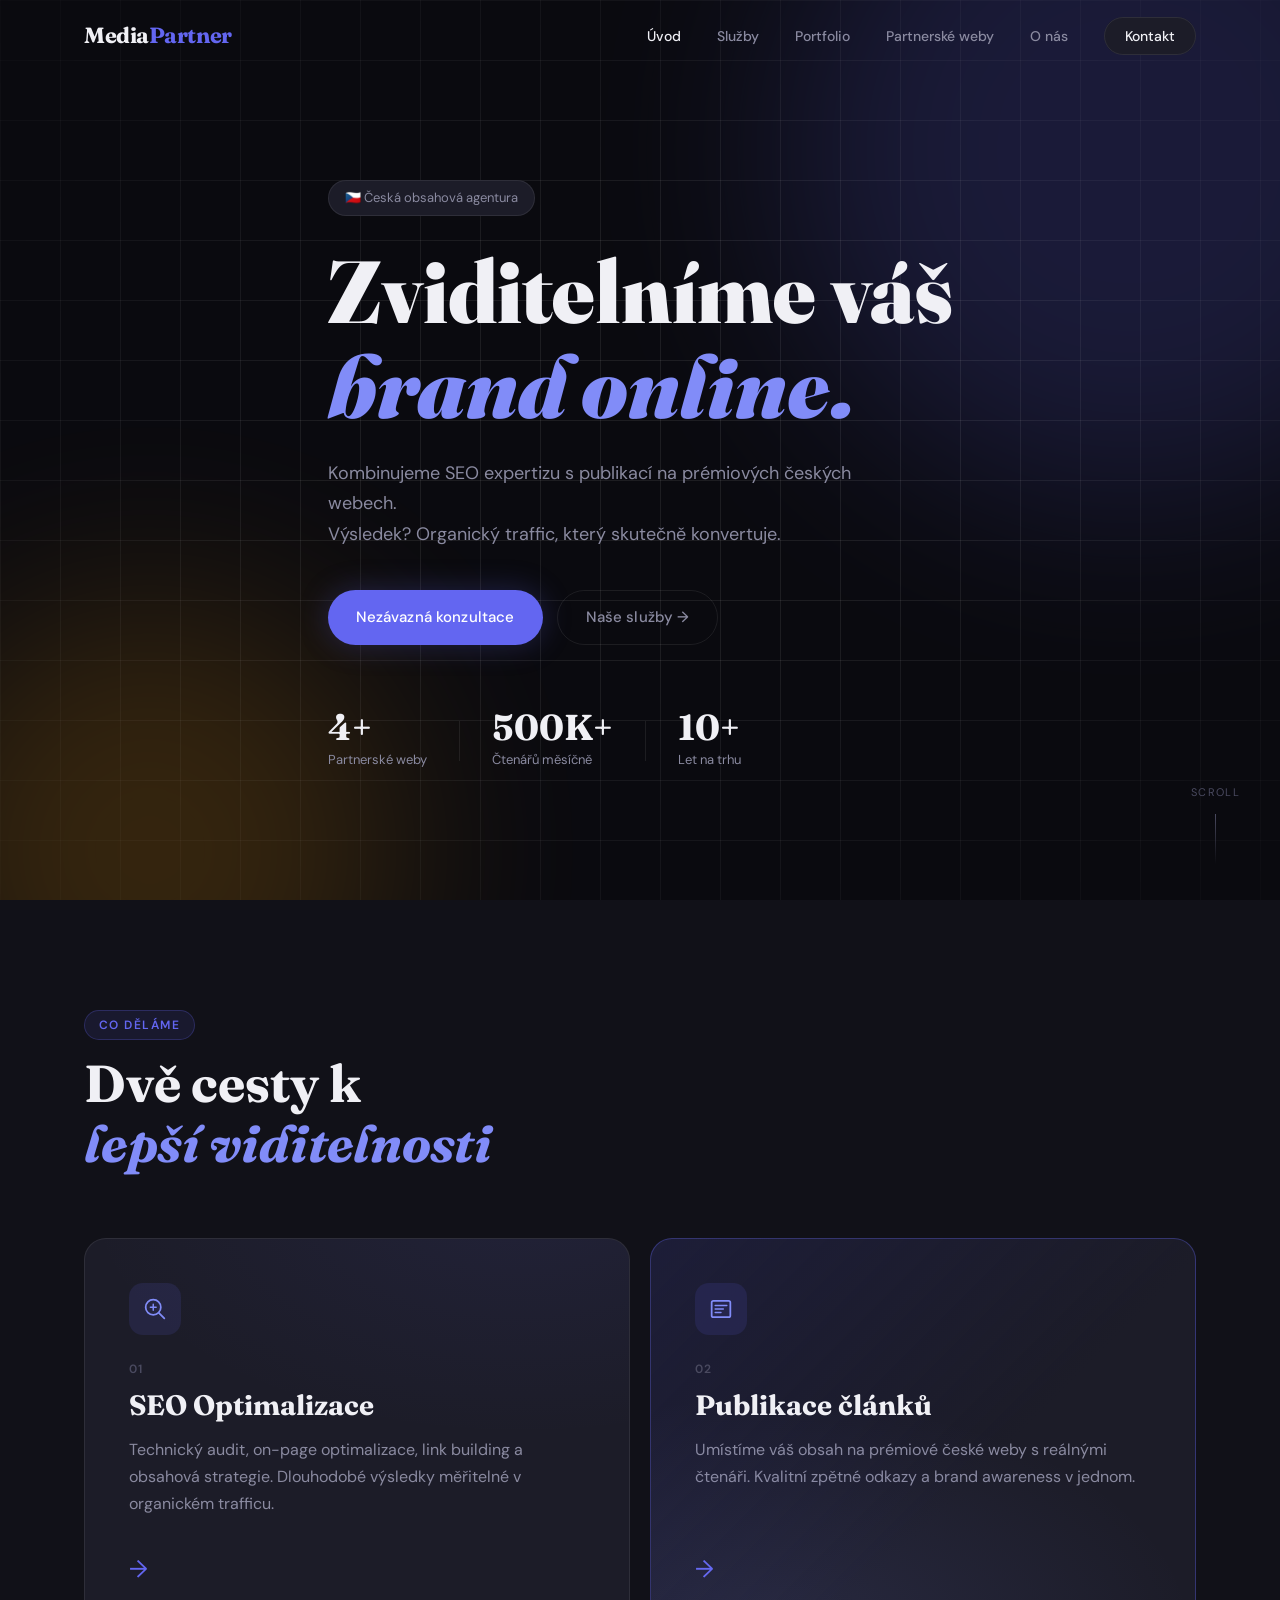
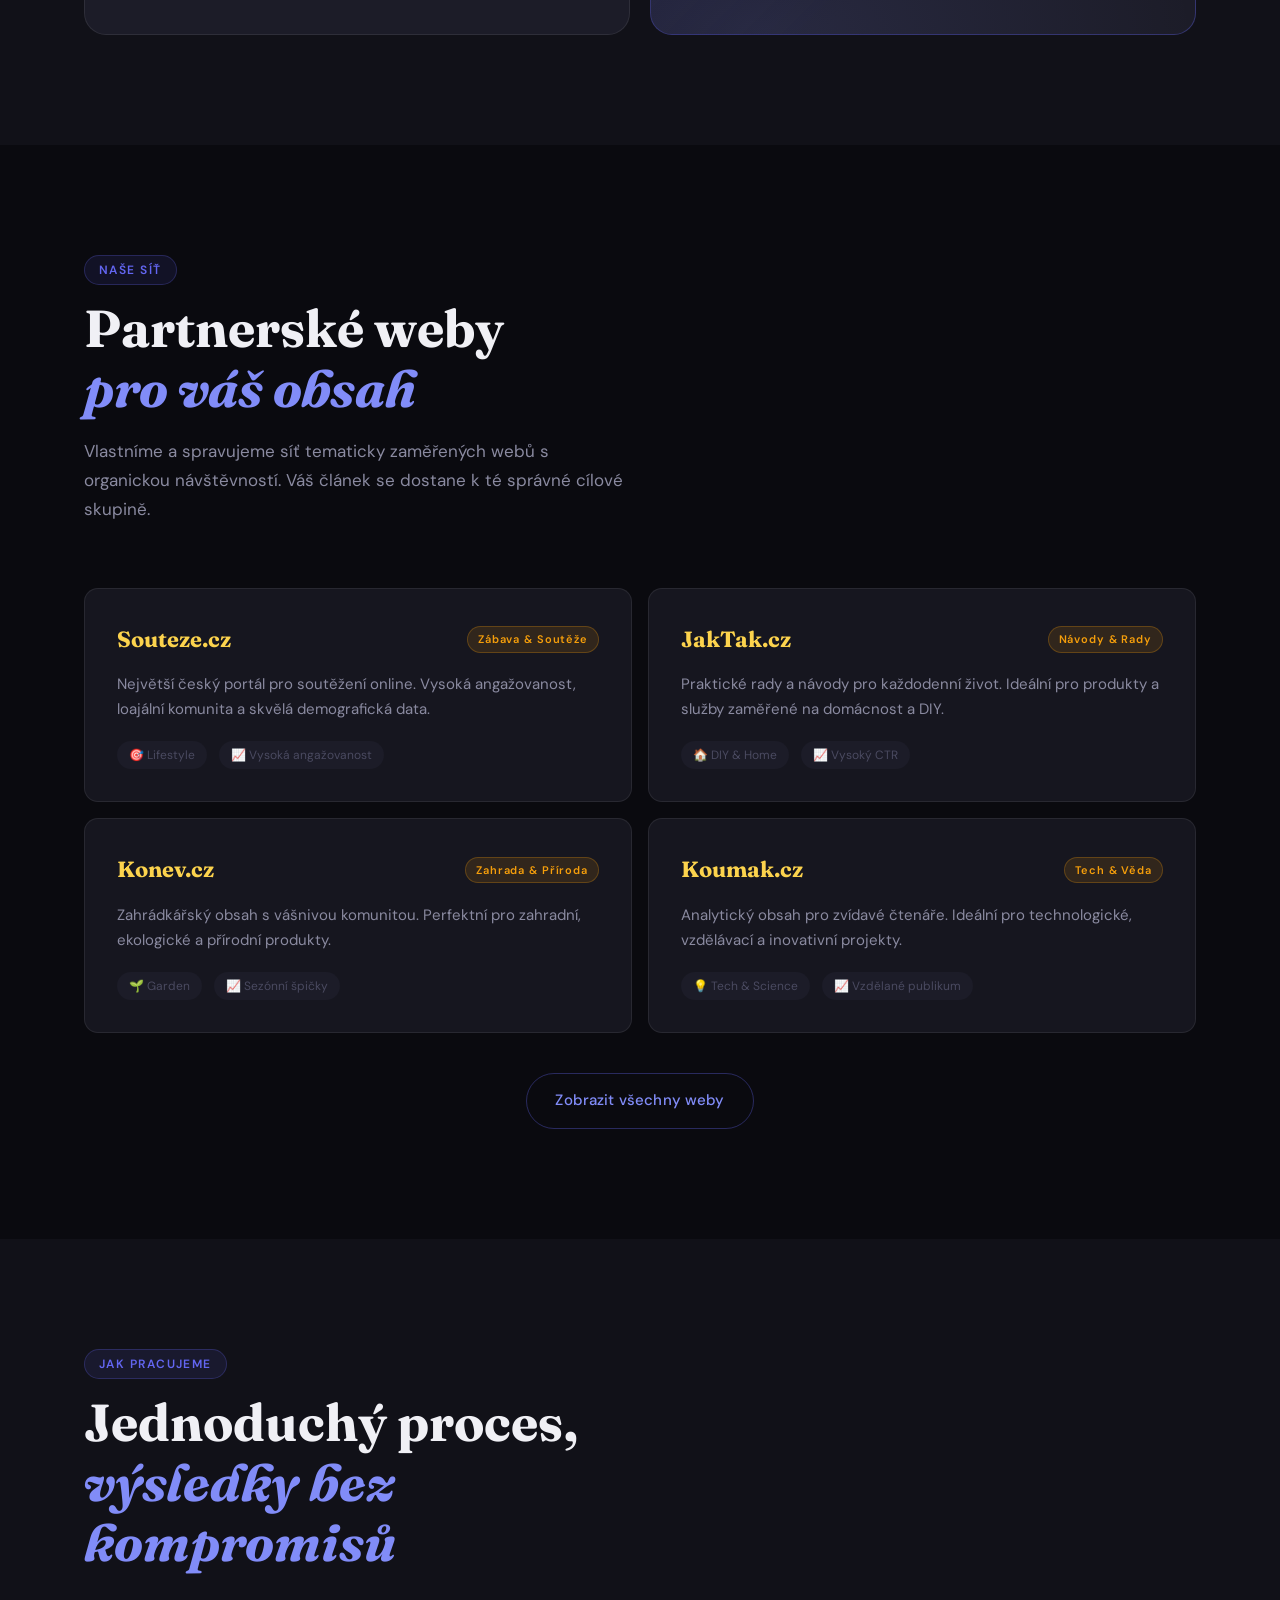
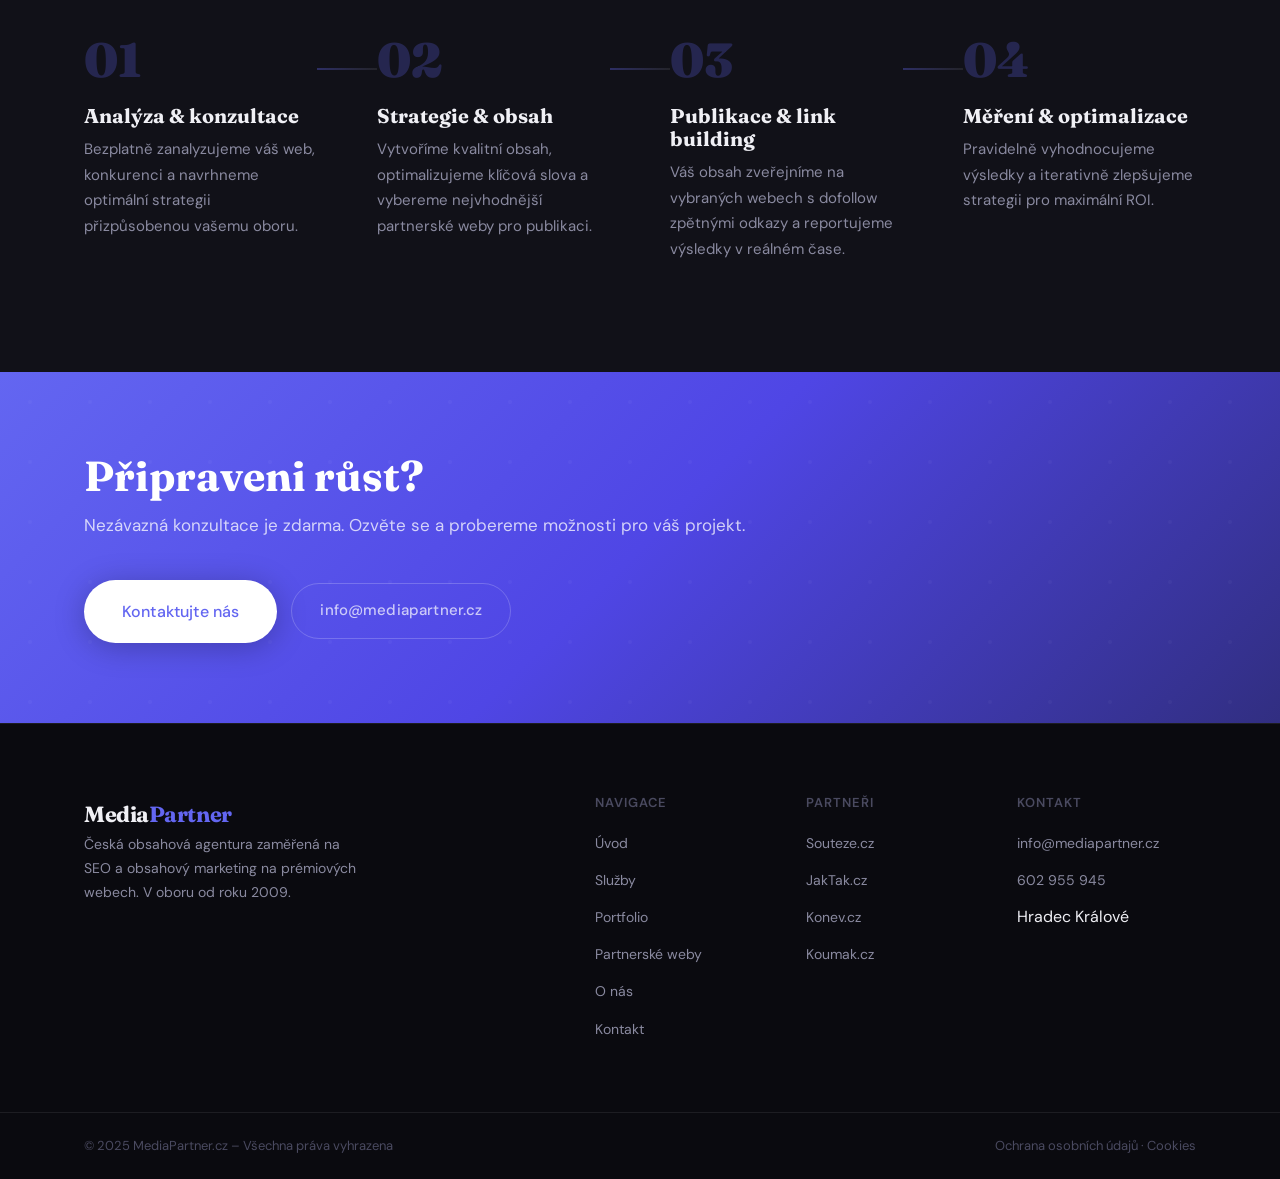
<file: index.html>
<!DOCTYPE html>
<html lang="cs">
<head>
  <meta charset="UTF-8" />
  <meta name="viewport" content="width=device-width, initial-scale=1.0" />
  <title>Media Partner – SEO & Obsahový marketing</title>
  <meta name="description" content="Media Partner je česká obsahová agentura specializující se na SEO optimalizaci a publikaci článků na prémiových českých webech." />
  <link rel="preconnect" href="https://fonts.googleapis.com" />
  <link rel="preconnect" href="https://fonts.gstatic.com" crossorigin />
  <link href="https://fonts.googleapis.com/css2?family=Fraunces:ital,opsz,wght@0,9..144,300;0,9..144,700;0,9..144,900;1,9..144,400&family=DM+Sans:wght@300;400;500;600&display=swap" rel="stylesheet" />
  <link rel="stylesheet" href="style.css" />
</head>
<body>

  <!-- NAV -->
  <nav class="nav" id="nav">
    <div class="nav-inner">
      <a href="index.html" class="logo">Media<span>Partner</span></a>
      <button class="burger" id="burger" aria-label="Menu">
        <span></span><span></span><span></span>
      </button>
      <ul class="nav-links" id="navLinks">
        <li><a href="index.html" class="active">Úvod</a></li>
        <li><a href="sluzby.html">Služby</a></li>
        <li><a href="portfolio.html">Portfolio</a></li>
        <li><a href="partneri.html">Partnerské weby</a></li>
        <li><a href="o-nas.html">O nás</a></li>
        <li><a href="kontakt.html" class="nav-cta">Kontakt</a></li>
      </ul>
    </div>
  </nav>

  <!-- HERO -->
  <section class="hero">
    <div class="hero-bg">
      <div class="hero-orb orb-1"></div>
      <div class="hero-orb orb-2"></div>
      <div class="hero-grid"></div>
    </div>
    <div class="container hero-content">
      <div class="hero-badge">🇨🇿 Česká obsahová agentura</div>
      <h1 class="hero-title">
        Zviditelníme váš<br />
        <em>brand online.</em>
      </h1>
      <p class="hero-sub">
        Kombinujeme SEO expertizu s publikací na prémiových českých webech.<br />
        Výsledek? Organický traffic, který skutečně konvertuje.
      </p>
      <div class="hero-actions">
        <a href="kontakt.html" class="btn btn-primary">Nezávazná konzultace</a>
        <a href="sluzby.html" class="btn btn-ghost">Naše služby →</a>
      </div>
      <div class="hero-stats">
        <div class="stat">
          <span class="stat-num">4+</span>
          <span class="stat-label">Partnerské weby</span>
        </div>
        <div class="stat-divider"></div>
        <div class="stat">
          <span class="stat-num">500K+</span>
          <span class="stat-label">Čtenářů měsíčně</span>
        </div>
        <div class="stat-divider"></div>
        <div class="stat">
          <span class="stat-num">10+</span>
          <span class="stat-label">Let na trhu</span>
        </div>
      </div>
    </div>
    <div class="hero-scroll">
      <span>Scroll</span>
      <div class="scroll-line"></div>
    </div>
  </section>

  <!-- SERVICES OVERVIEW -->
  <section class="section services-overview">
    <div class="container">
      <div class="section-header">
        <div class="tag">Co děláme</div>
        <h2>Dvě cesty k<br /><em>lepší viditelnosti</em></h2>
      </div>
      <div class="services-grid">
        <a href="sluzby.html#seo" class="service-card">
          <div class="service-icon">
            <svg viewBox="0 0 48 48" fill="none"><circle cx="21" cy="21" r="13" stroke="currentColor" stroke-width="3"/><path d="M31 31l9 9" stroke="currentColor" stroke-width="3" stroke-linecap="round"/><path d="M16 21h10M21 16v10" stroke="currentColor" stroke-width="2.5" stroke-linecap="round"/></svg>
          </div>
          <div class="service-label">01</div>
          <h3>SEO Optimalizace</h3>
          <p>Technický audit, on-page optimalizace, link building a obsahová strategie. Dlouhodobé výsledky měřitelné v organickém trafficu.</p>
          <div class="service-arrow">→</div>
        </a>
        <a href="sluzby.html#clanky" class="service-card service-card--accent">
          <div class="service-icon">
            <svg viewBox="0 0 48 48" fill="none"><rect x="8" y="10" width="32" height="28" rx="3" stroke="currentColor" stroke-width="3"/><path d="M14 18h20M14 24h14M14 30h10" stroke="currentColor" stroke-width="2.5" stroke-linecap="round"/></svg>
          </div>
          <div class="service-label">02</div>
          <h3>Publikace článků</h3>
          <p>Umístíme váš obsah na prémiové české weby s reálnými čtenáři. Kvalitní zpětné odkazy a brand awareness v jednom.</p>
          <div class="service-arrow">→</div>
        </a>
      </div>
    </div>
  </section>

  <!-- PARTNER SITES -->
  <section class="section partners-section">
    <div class="container">
      <div class="section-header">
        <div class="tag">Naše síť</div>
        <h2>Partnerské weby<br /><em>pro váš obsah</em></h2>
        <p class="section-desc">Vlastníme a spravujeme síť tematicky zaměřených webů s organickou návštěvností. Váš článek se dostane k té správné cílové skupině.</p>
      </div>
      <div class="partners-grid">
        <a href="partneri.html#souteze" class="partner-card">
          <div class="partner-top">
            <div class="partner-domain">Souteze.cz</div>
            <div class="partner-badge">Zábava &amp; Soutěže</div>
          </div>
          <p>Největší český portál pro soutěžení online. Vysoká angažovanost, loajální komunita a skvělá demografická data.</p>
          <div class="partner-metrics">
            <span>🎯 Lifestyle</span>
            <span>📈 Vysoká angažovanost</span>
          </div>
        </a>
        <a href="partneri.html#jaktak" class="partner-card">
          <div class="partner-top">
            <div class="partner-domain">JakTak.cz</div>
            <div class="partner-badge">Návody &amp; Rady</div>
          </div>
          <p>Praktické rady a návody pro každodenní život. Ideální pro produkty a služby zaměřené na domácnost a DIY.</p>
          <div class="partner-metrics">
            <span>🏠 DIY &amp; Home</span>
            <span>📈 Vysoký CTR</span>
          </div>
        </a>
        <a href="partneri.html#konev" class="partner-card">
          <div class="partner-top">
            <div class="partner-domain">Konev.cz</div>
            <div class="partner-badge">Zahrada &amp; Příroda</div>
          </div>
          <p>Zahrádkářský obsah s vášnivou komunitou. Perfektní pro zahradní, ekologické a přírodní produkty.</p>
          <div class="partner-metrics">
            <span>🌱 Garden</span>
            <span>📈 Sezónní špičky</span>
          </div>
        </a>
        <a href="partneri.html#koumak" class="partner-card">
          <div class="partner-top">
            <div class="partner-domain">Koumak.cz</div>
            <div class="partner-badge">Tech &amp; Věda</div>
          </div>
          <p>Analytický obsah pro zvídavé čtenáře. Ideální pro technologické, vzdělávací a inovativní projekty.</p>
          <div class="partner-metrics">
            <span>💡 Tech &amp; Science</span>
            <span>📈 Vzdělané publikum</span>
          </div>
        </a>
      </div>
      <div class="partners-cta">
        <a href="partneri.html" class="btn btn-outline">Zobrazit všechny weby</a>
      </div>
    </div>
  </section>

  <!-- HOW IT WORKS -->
  <section class="section how-section">
    <div class="container">
      <div class="section-header">
        <div class="tag">Jak pracujeme</div>
        <h2>Jednoduchý proces,<br /><em>výsledky bez kompromisů</em></h2>
      </div>
      <div class="steps">
        <div class="step">
          <div class="step-num">01</div>
          <div class="step-body">
            <h3>Analýza &amp; konzultace</h3>
            <p>Bezplatně zanalyzujeme váš web, konkurenci a navrhneme optimální strategii přizpůsobenou vašemu oboru.</p>
          </div>
        </div>
        <div class="step-connector"></div>
        <div class="step">
          <div class="step-num">02</div>
          <div class="step-body">
            <h3>Strategie &amp; obsah</h3>
            <p>Vytvoříme kvalitní obsah, optimalizujeme klíčová slova a vybereme nejvhodnější partnerské weby pro publikaci.</p>
          </div>
        </div>
        <div class="step-connector"></div>
        <div class="step">
          <div class="step-num">03</div>
          <div class="step-body">
            <h3>Publikace &amp; link building</h3>
            <p>Váš obsah zveřejníme na vybraných webech s dofollow zpětnými odkazy a reportujeme výsledky v reálném čase.</p>
          </div>
        </div>
        <div class="step-connector"></div>
        <div class="step">
          <div class="step-num">04</div>
          <div class="step-body">
            <h3>Měření &amp; optimalizace</h3>
            <p>Pravidelně vyhodnocujeme výsledky a iterativně zlepšujeme strategii pro maximální ROI.</p>
          </div>
        </div>
      </div>
    </div>
  </section>

  <!-- CTA BANNER -->
  <section class="cta-banner">
    <div class="container">
      <div class="cta-inner">
        <div class="cta-text">
          <h2>Připraveni růst?</h2>
          <p>Nezávazná konzultace je zdarma. Ozvěte se a probereme možnosti pro váš projekt.</p>
        </div>
        <div class="cta-actions">
          <a href="kontakt.html" class="btn btn-primary btn-lg">Kontaktujte nás</a>
          <a href="mailto:info@mediapartner.cz" class="btn btn-ghost-light">info@mediapartner.cz</a>
        </div>
      </div>
    </div>
  </section>

  <!-- FOOTER -->
  <footer class="footer">
    <div class="container footer-inner">
      <div class="footer-brand">
        <a href="index.html" class="logo">Media<span>Partner</span></a>
        <p>Česká obsahová agentura zaměřená na SEO a obsahový marketing na prémiových webech. V oboru od roku 2009.</p>
      </div>
      <div class="footer-links">
        <div class="footer-col">
          <h4>Navigace</h4>
          <ul>
            <li><a href="index.html">Úvod</a></li>
            <li><a href="sluzby.html">Služby</a></li>
            <li><a href="portfolio.html">Portfolio</a></li>
        <li><a href="partneri.html">Partnerské weby</a></li>
            <li><a href="o-nas.html">O nás</a></li>
            <li><a href="kontakt.html">Kontakt</a></li>
          </ul>
        </div>
        <div class="footer-col">
          <h4>Partneři</h4>
          <ul>
            <li><a href="partneri.html#souteze">Souteze.cz</a></li>
            <li><a href="partneri.html#jaktak">JakTak.cz</a></li>
            <li><a href="partneri.html#konev">Konev.cz</a></li>
            <li><a href="partneri.html#koumak">Koumak.cz</a></li>
          </ul>
        </div>
        <div class="footer-col">
          <h4>Kontakt</h4>
          <ul>
            <li><a href="mailto:info@mediapartner.cz">info@mediapartner.cz</a></li>
            <li><a href="tel:+420602955945">602 955 945</a></li>
            <li>Hradec Králové</li>
          </ul>
        </div>
      </div>
    </div>
    <div class="footer-bottom">
      <div class="container">
        <span>© 2025 MediaPartner.cz – Všechna práva vyhrazena</span>
        <span><a href="#">Ochrana osobních údajů</a> · <a href="#">Cookies</a></span>
      </div>
    </div>
  </footer>

  <script src="main.js"></script>
</body>
</html>
</file>
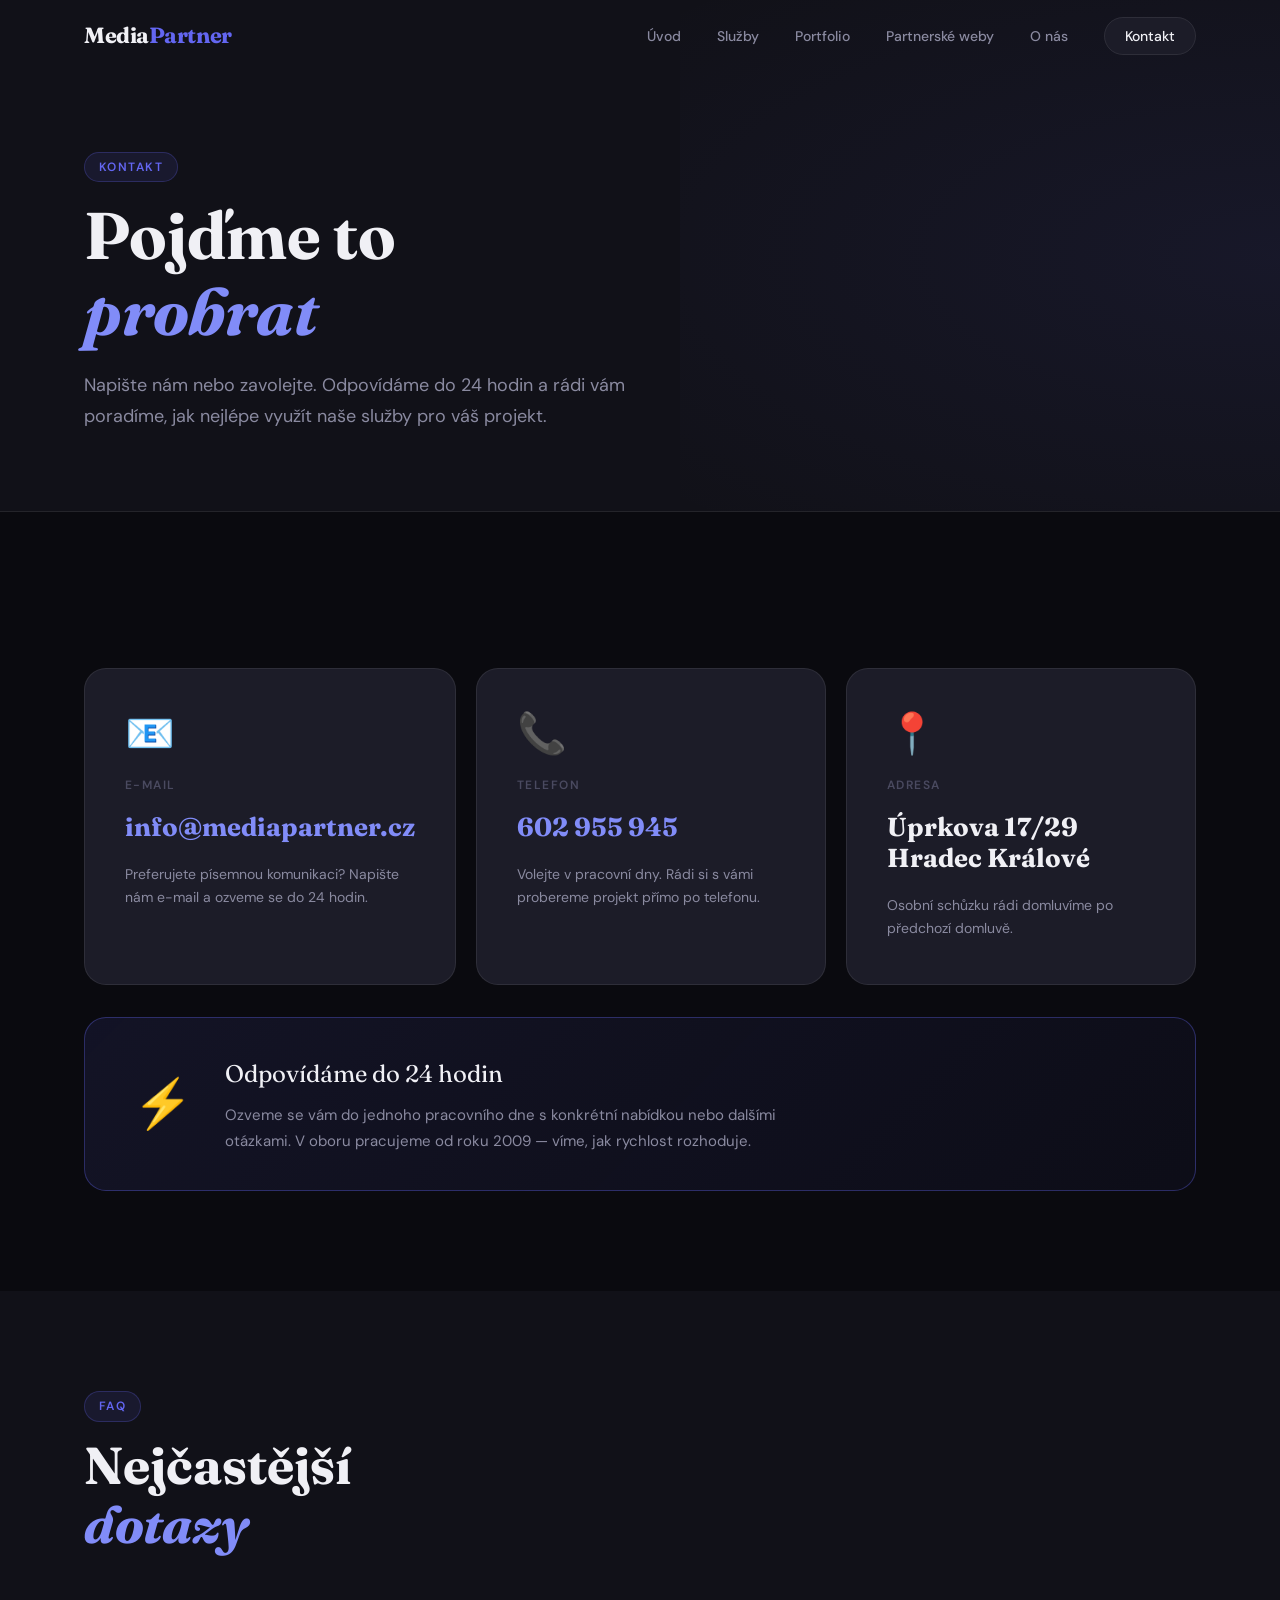
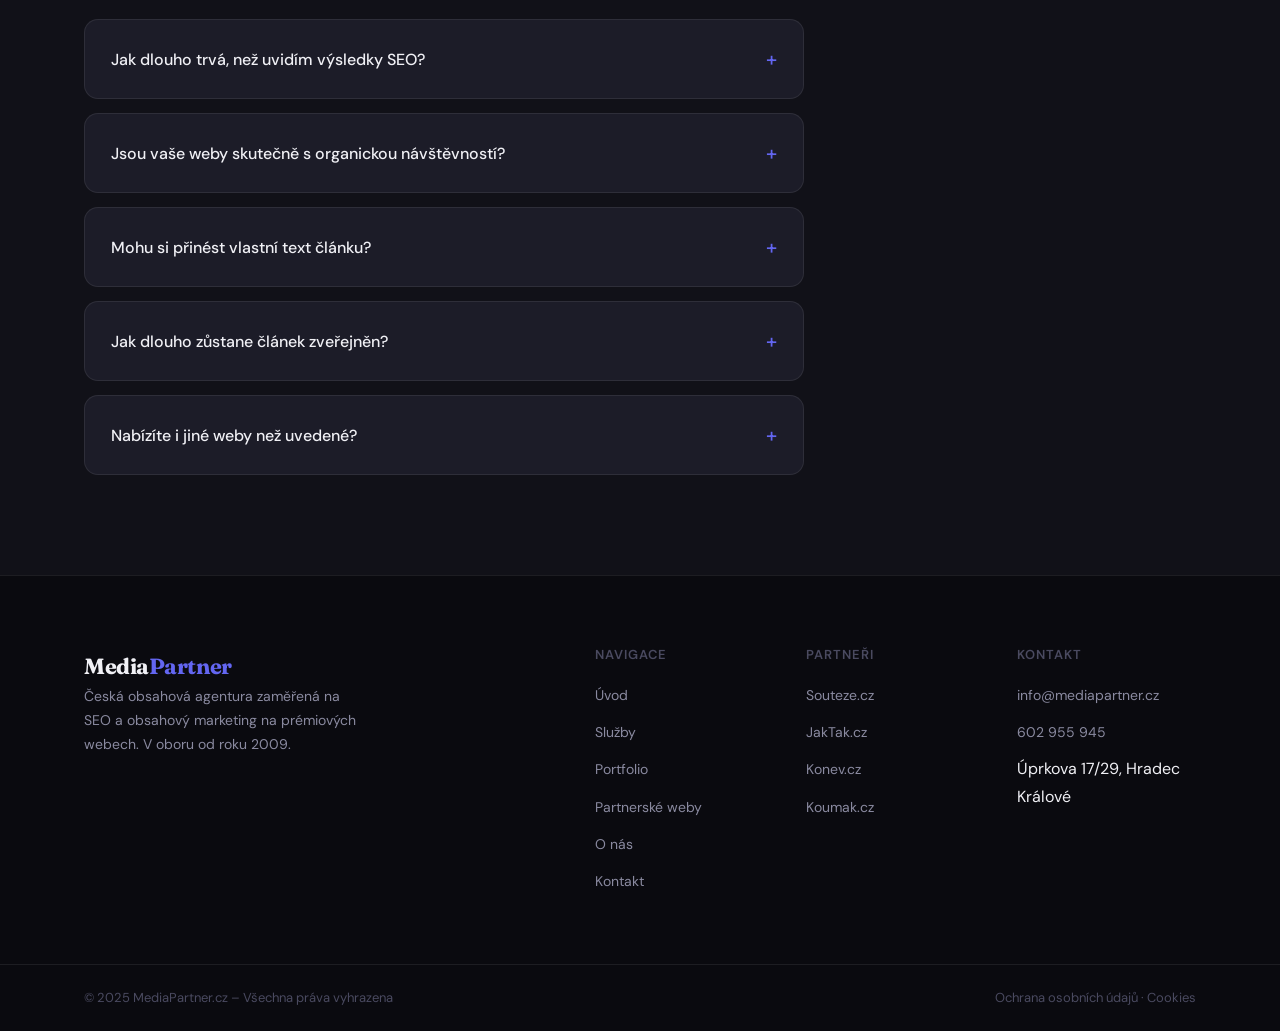
<file: kontakt.html>
<!DOCTYPE html>
<html lang="cs">
<head>
  <meta charset="UTF-8" />
  <meta name="viewport" content="width=device-width, initial-scale=1.0" />
  <title>Kontakt – Media Partner</title>
  <meta name="description" content="Kontaktujte nás pro nezávaznou konzultaci SEO nebo publikace článků. Odpovídáme do 24 hodin." />
  <link rel="preconnect" href="https://fonts.googleapis.com" />
  <link rel="preconnect" href="https://fonts.gstatic.com" crossorigin />
  <link href="https://fonts.googleapis.com/css2?family=Fraunces:ital,opsz,wght@0,9..144,300;0,9..144,700;0,9..144,900;1,9..144,400&family=DM+Sans:wght@300;400;500;600&display=swap" rel="stylesheet" />
  <link rel="stylesheet" href="style.css" />
  <style>
    .contact-big-grid {
      display: grid;
      grid-template-columns: repeat(3, 1fr);
      gap: 20px;
      margin-top: 56px;
    }
    .contact-big-card {
      background: var(--surface);
      border: 1px solid var(--border);
      border-radius: var(--radius-lg);
      padding: 44px 40px;
      display: flex;
      flex-direction: column;
      gap: 16px;
      transition: border-color 0.25s, transform 0.25s;
    }
    .contact-big-card:hover {
      border-color: var(--border-accent);
      transform: translateY(-4px);
    }
    .contact-big-icon {
      font-size: 40px;
      line-height: 1;
      margin-bottom: 6px;
    }
    .contact-big-label {
      font-size: 12px;
      font-weight: 600;
      letter-spacing: 0.12em;
      text-transform: uppercase;
      color: var(--text-faint);
    }
    .contact-big-value {
      font-family: var(--font-display);
      font-size: 26px;
      font-weight: 700;
      color: var(--text);
      line-height: 1.2;
    }
    .contact-big-value a {
      color: var(--accent-2);
      transition: color 0.2s;
    }
    .contact-big-value a:hover { color: var(--text); }
    .contact-big-desc {
      font-size: 14px;
      color: var(--text-muted);
      line-height: 1.65;
      margin-top: 4px;
    }

    @media (max-width: 900px) {
      .contact-big-grid { grid-template-columns: 1fr 1fr; }
    }
    @media (max-width: 560px) {
      .contact-big-grid { grid-template-columns: 1fr; }
    }
  </style>
</head>
<body>

  <nav class="nav scrolled" id="nav">
    <div class="nav-inner">
      <a href="index.html" class="logo">Media<span>Partner</span></a>
      <button class="burger" id="burger" aria-label="Menu">
        <span></span><span></span><span></span>
      </button>
      <ul class="nav-links" id="navLinks">
        <li><a href="index.html">Úvod</a></li>
        <li><a href="sluzby.html">Služby</a></li>
        <li><a href="portfolio.html">Portfolio</a></li>
        <li><a href="partneri.html">Partnerské weby</a></li>
        <li><a href="o-nas.html">O nás</a></li>
        <li><a href="kontakt.html" class="active nav-cta">Kontakt</a></li>
      </ul>
    </div>
  </nav>

  <section class="page-hero">
    <div class="container">
      <div class="tag">Kontakt</div>
      <h1>Pojďme to<br /><em>probrat</em></h1>
      <p>Napište nám nebo zavolejte. Odpovídáme do 24 hodin a rádi vám poradíme, jak nejlépe využít naše služby pro váš projekt.</p>
    </div>
  </section>

  <section class="contact-section" style="background: var(--bg);">
    <div class="container">

      <div class="contact-big-grid">

        <div class="contact-big-card">
          <div class="contact-big-icon">📧</div>
          <div class="contact-big-label">E-mail</div>
          <div class="contact-big-value">
            <a href="mailto:info@mediapartner.cz">info@mediapartner.cz</a>
          </div>
          <p class="contact-big-desc">Preferujete písemnou komunikaci? Napište nám e-mail a ozveme se do 24 hodin.</p>
        </div>

        <div class="contact-big-card">
          <div class="contact-big-icon">📞</div>
          <div class="contact-big-label">Telefon</div>
          <div class="contact-big-value">
            <a href="tel:+420602955945">602 955 945</a>
          </div>
          <p class="contact-big-desc">Volejte v pracovní dny. Rádi si s vámi probereme projekt přímo po telefonu.</p>
        </div>

        <div class="contact-big-card">
          <div class="contact-big-icon">📍</div>
          <div class="contact-big-label">Adresa</div>
          <div class="contact-big-value">Úprkova 17/29<br />Hradec Králové</div>
          <p class="contact-big-desc">Osobní schůzku rádi domluvíme po předchozí domluvě.</p>
        </div>

      </div>

      <!-- Odpovídáme banner -->
      <div style="margin-top: 32px; padding: 36px 48px; background: linear-gradient(135deg, rgba(99,102,241,0.1), rgba(99,102,241,0.04)); border: 1px solid var(--border-accent); border-radius: var(--radius-lg); display: flex; align-items: center; gap: 32px; flex-wrap: wrap;">
        <div style="font-size: 48px;">⚡</div>
        <div>
          <div style="font-family: var(--font-display); font-size: 24px; margin-bottom: 8px;">Odpovídáme do 24 hodin</div>
          <p style="color: var(--text-muted); font-size: 15px; max-width: 600px; line-height: 1.7;">Ozveme se vám do jednoho pracovního dne s konkrétní nabídkou nebo dalšími otázkami. V oboru pracujeme od roku 2009 — víme, jak rychlost rozhoduje.</p>
        </div>
      </div>

    </div>
  </section>

  <!-- FAQ -->
  <section style="padding: 100px 0; background: var(--bg-2);">
    <div class="container">
      <div class="section-header">
        <div class="tag">FAQ</div>
        <h2>Nejčastější<br /><em>dotazy</em></h2>
      </div>
      <div style="max-width: 720px; display: flex; flex-direction: column; gap: 14px;">
        <details style="background: var(--surface); border: 1px solid var(--border); border-radius: var(--radius); overflow: hidden;">
          <summary style="padding: 22px 26px; font-size: 16px; font-weight: 500; cursor: pointer; list-style: none; display: flex; justify-content: space-between; align-items: center;">
            Jak dlouho trvá, než uvidím výsledky SEO?
            <span style="color: var(--accent); font-size: 20px;">+</span>
          </summary>
          <div style="padding: 0 26px 22px; color: var(--text-muted); font-size: 15px; line-height: 1.75;">
            SEO je dlouhodobá investice. První výsledky (zlepšení pozic, nárůst trafficu) obvykle vidíme po 3–6 měsících. Výrazné výsledky se dostavují po 6–12 měsících pravidelné práce. Přesný timing závisí na konkurenčnosti oboru a výchozím stavu webu.
          </div>
        </details>
        <details style="background: var(--surface); border: 1px solid var(--border); border-radius: var(--radius); overflow: hidden;">
          <summary style="padding: 22px 26px; font-size: 16px; font-weight: 500; cursor: pointer; list-style: none; display: flex; justify-content: space-between; align-items: center;">
            Jsou vaše weby skutečně s organickou návštěvností?
            <span style="color: var(--accent); font-size: 20px;">+</span>
          </summary>
          <div style="padding: 0 26px 22px; color: var(--text-muted); font-size: 15px; line-height: 1.75;">
            Ano, 100%. Naše weby mají letitou historii, legitimní obsah a reálné čtenáře. Žádné PBN, žádné umělé návštěvy. Při poptávce vám rádi ukážeme aktuální data z Google Analytics a Search Console.
          </div>
        </details>
        <details style="background: var(--surface); border: 1px solid var(--border); border-radius: var(--radius); overflow: hidden;">
          <summary style="padding: 22px 26px; font-size: 16px; font-weight: 500; cursor: pointer; list-style: none; display: flex; justify-content: space-between; align-items: center;">
            Mohu si přinést vlastní text článku?
            <span style="color: var(--accent); font-size: 20px;">+</span>
          </summary>
          <div style="padding: 0 26px 22px; color: var(--text-muted); font-size: 15px; line-height: 1.75;">
            Samozřejmě. Přijímáme jak vaše texty (zkontrolujeme je a případně doporučíme úpravy pro lepší SEO výkon), tak zajišťujeme kompletní tvorbu obsahu na míru – od briefu po finální publikaci.
          </div>
        </details>
        <details style="background: var(--surface); border: 1px solid var(--border); border-radius: var(--radius); overflow: hidden;">
          <summary style="padding: 22px 26px; font-size: 16px; font-weight: 500; cursor: pointer; list-style: none; display: flex; justify-content: space-between; align-items: center;">
            Jak dlouho zůstane článek zveřejněn?
            <span style="color: var(--accent); font-size: 20px;">+</span>
          </summary>
          <div style="padding: 0 26px 22px; color: var(--text-muted); font-size: 15px; line-height: 1.75;">
            Trvale. Na rozdíl od placených odkazů v adresářích nebo dočasných sponzorovaných příspěvků, naše publikace jsou permanentní a bez dalšího poplatku za udržování.
          </div>
        </details>
        <details style="background: var(--surface); border: 1px solid var(--border); border-radius: var(--radius); overflow: hidden;">
          <summary style="padding: 22px 26px; font-size: 16px; font-weight: 500; cursor: pointer; list-style: none; display: flex; justify-content: space-between; align-items: center;">
            Nabízíte i jiné weby než uvedené?
            <span style="color: var(--accent); font-size: 20px;">+</span>
          </summary>
          <div style="padding: 0 26px 22px; color: var(--text-muted); font-size: 15px; line-height: 1.75;">
            Ano! Zobrazené weby jsou jen výběr z našeho portfolia čítajícího přes 100 webů. Pokud vaše téma vyžaduje specifické zaměření, kontaktujte nás a najdeme ideální platformu. <strong style="color: var(--text);">Na vyžádání zašleme kompletní přehled celého portfolia.</strong>
          </div>
        </details>
      </div>
    </div>
  </section>

  <footer class="footer">
    <div class="container footer-inner">
      <div class="footer-brand">
        <a href="index.html" class="logo">Media<span>Partner</span></a>
        <p>Česká obsahová agentura zaměřená na SEO a obsahový marketing na prémiových webech. V oboru od roku 2009.</p>
      </div>
      <div class="footer-links">
        <div class="footer-col">
          <h4>Navigace</h4>
          <ul>
            <li><a href="index.html">Úvod</a></li>
            <li><a href="sluzby.html">Služby</a></li>
            <li><a href="portfolio.html">Portfolio</a></li>
            <li><a href="partneri.html">Partnerské weby</a></li>
            <li><a href="o-nas.html">O nás</a></li>
            <li><a href="kontakt.html">Kontakt</a></li>
          </ul>
        </div>
        <div class="footer-col">
          <h4>Partneři</h4>
          <ul>
            <li><a href="partneri.html#souteze">Souteze.cz</a></li>
            <li><a href="partneri.html#jaktak">JakTak.cz</a></li>
            <li><a href="partneri.html#konev">Konev.cz</a></li>
            <li><a href="partneri.html#koumak">Koumak.cz</a></li>
          </ul>
        </div>
        <div class="footer-col">
          <h4>Kontakt</h4>
          <ul>
            <li><a href="mailto:info@mediapartner.cz">info@mediapartner.cz</a></li>
            <li><a href="tel:+420602955945">602 955 945</a></li>
            <li>Úprkova 17/29, Hradec Králové</li>
          </ul>
        </div>
      </div>
    </div>
    <div class="footer-bottom">
      <div class="container">
        <span>© 2025 MediaPartner.cz – Všechna práva vyhrazena</span>
        <span><a href="#">Ochrana osobních údajů</a> · <a href="#">Cookies</a></span>
      </div>
    </div>
  </footer>

  <script src="main.js"></script>
</body>
</html>
</file>
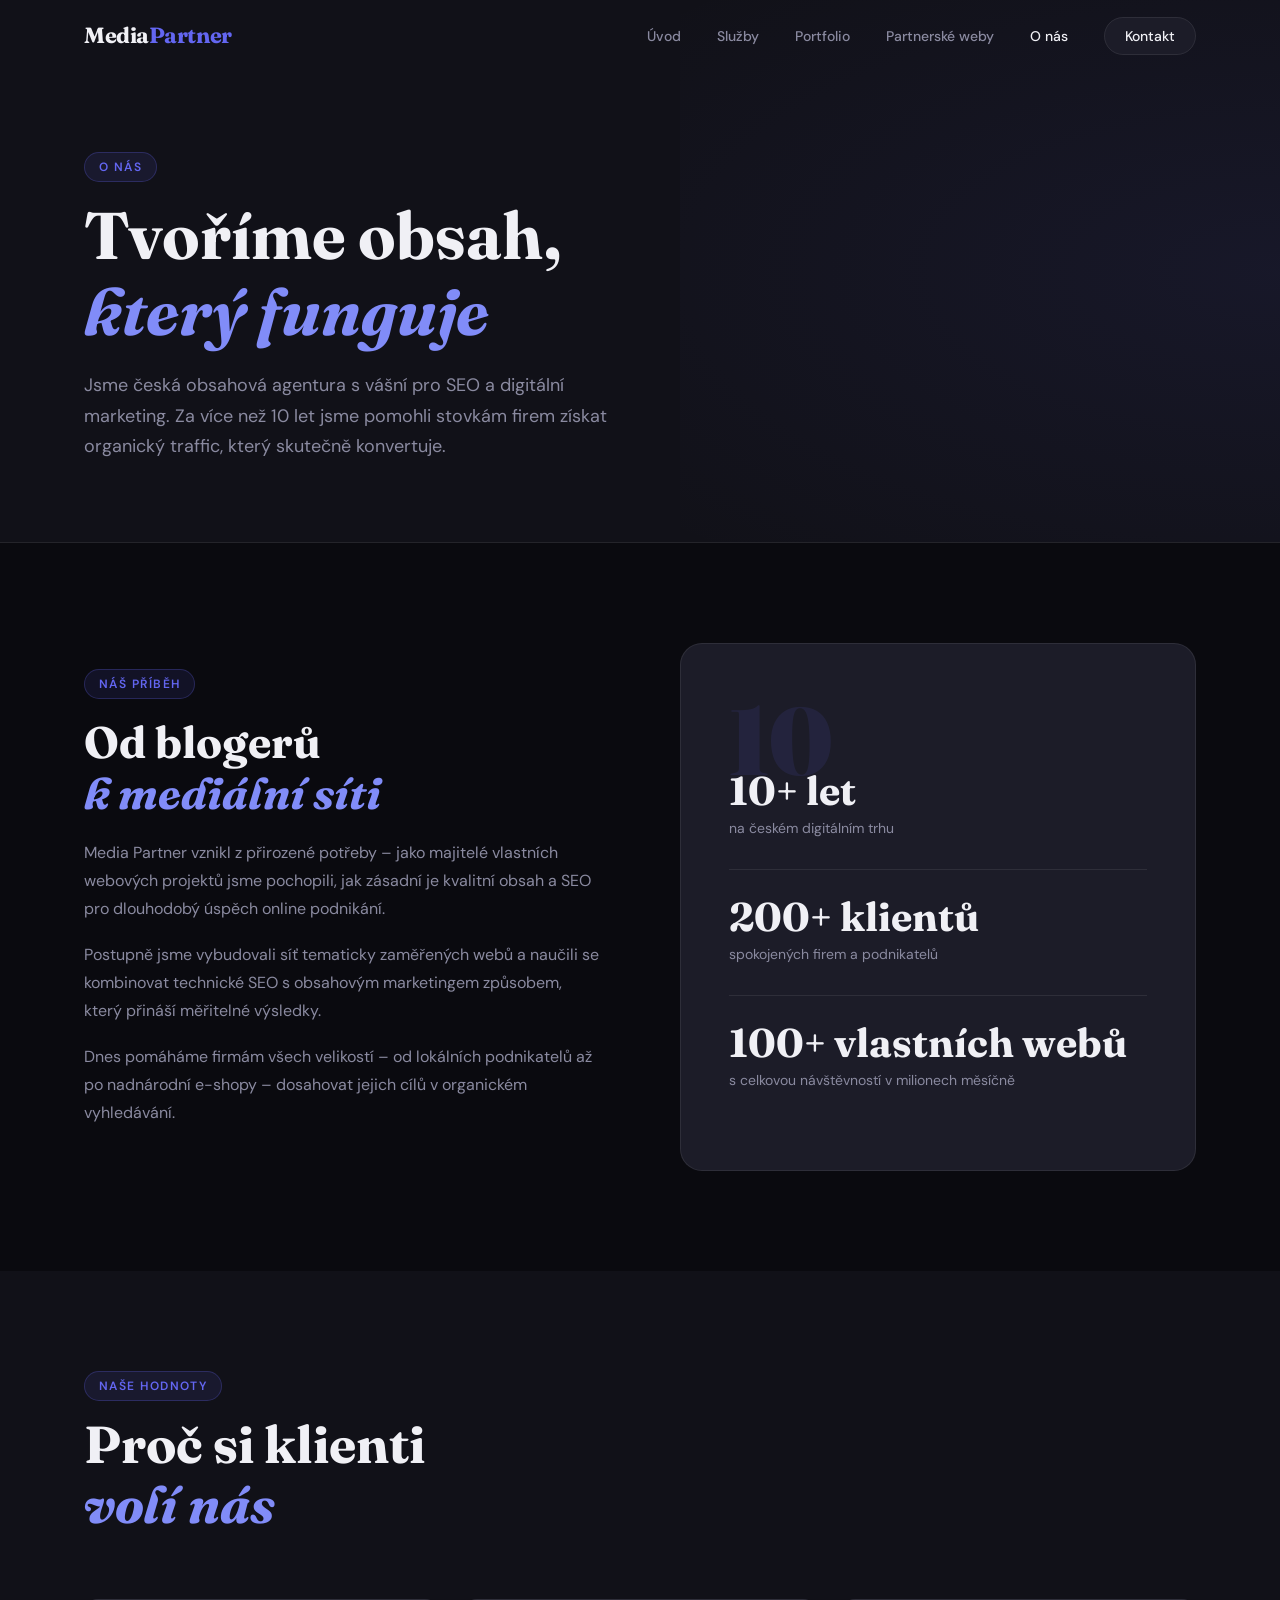
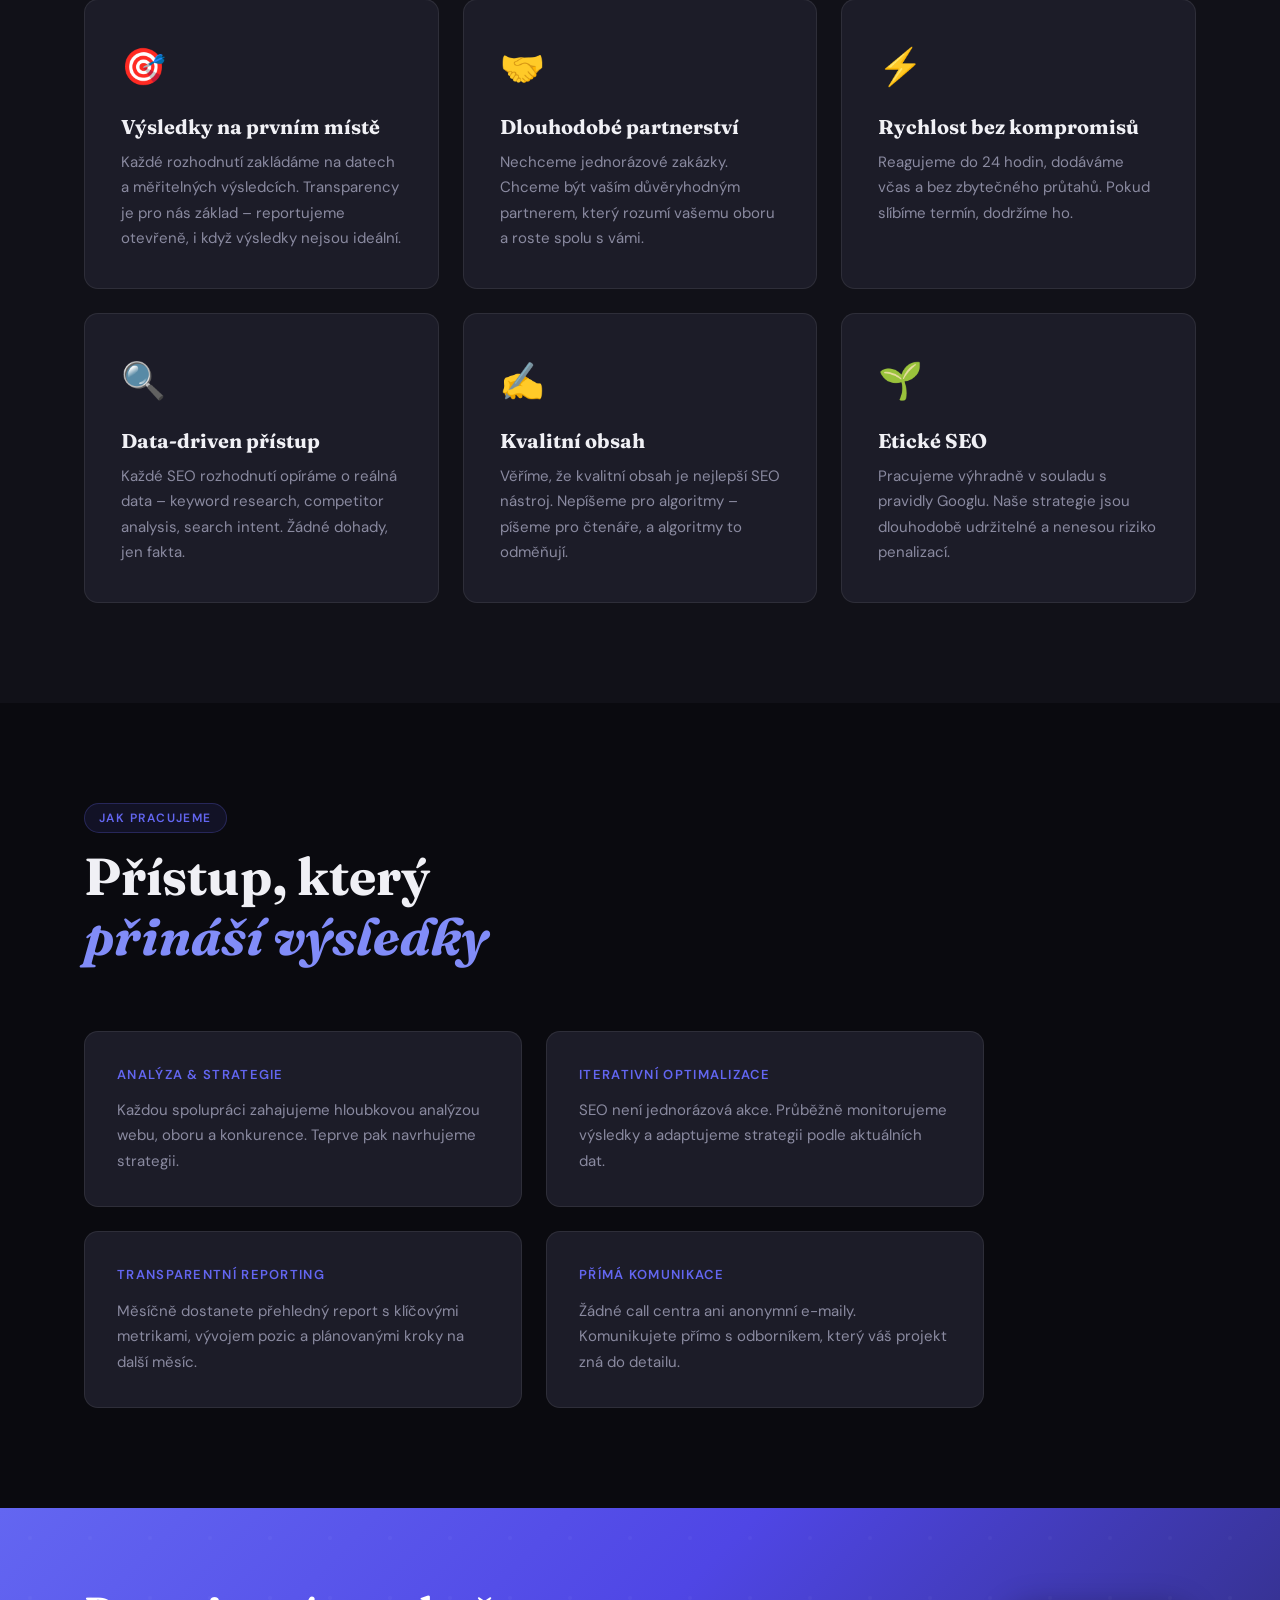
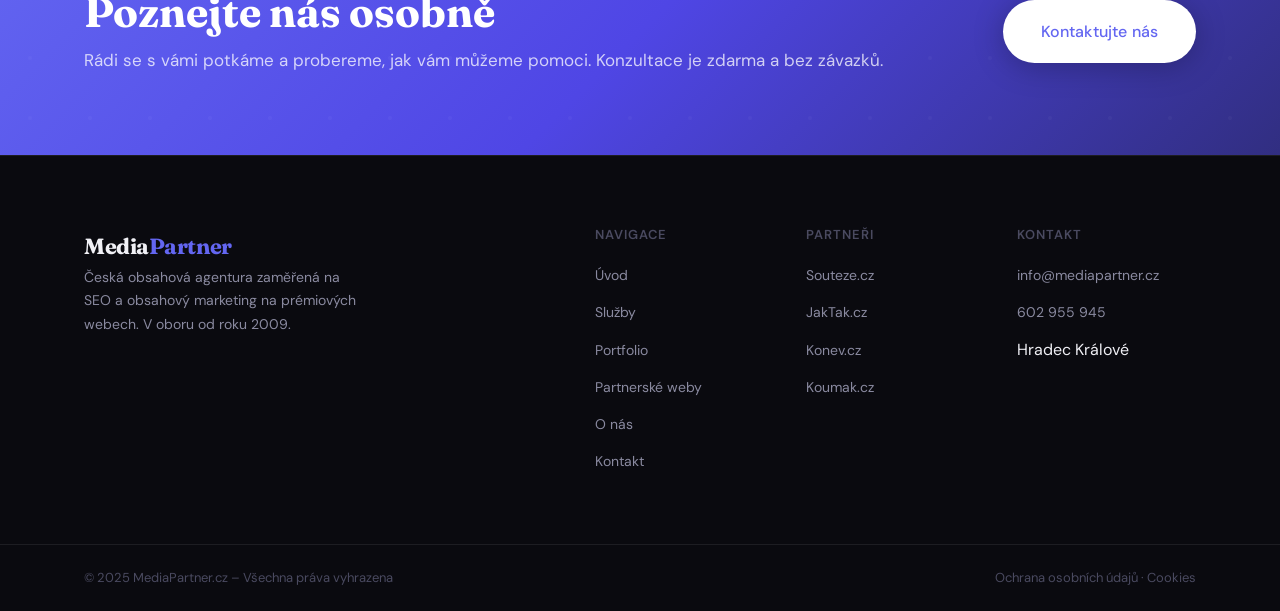
<file: o-nas.html>
<!DOCTYPE html>
<html lang="cs">
<head>
  <meta charset="UTF-8" />
  <meta name="viewport" content="width=device-width, initial-scale=1.0" />
  <title>O nás – Media Partner</title>
  <meta name="description" content="Jsme česká obsahová agentura s více než 10 lety zkušeností. Pomáháme firmám být viditelné v organickém vyhledávání." />
  <link rel="preconnect" href="https://fonts.googleapis.com" />
  <link rel="preconnect" href="https://fonts.gstatic.com" crossorigin />
  <link href="https://fonts.googleapis.com/css2?family=Fraunces:ital,opsz,wght@0,9..144,300;0,9..144,700;0,9..144,900;1,9..144,400&family=DM+Sans:wght@300;400;500;600&display=swap" rel="stylesheet" />
  <link rel="stylesheet" href="style.css" />
</head>
<body>

  <nav class="nav scrolled" id="nav">
    <div class="nav-inner">
      <a href="index.html" class="logo">Media<span>Partner</span></a>
      <button class="burger" id="burger" aria-label="Menu">
        <span></span><span></span><span></span>
      </button>
      <ul class="nav-links" id="navLinks">
        <li><a href="index.html">Úvod</a></li>
        <li><a href="sluzby.html">Služby</a></li>
        <li><a href="portfolio.html">Portfolio</a></li>
        <li><a href="partneri.html">Partnerské weby</a></li>
        <li><a href="o-nas.html" class="active">O nás</a></li>
        <li><a href="kontakt.html" class="nav-cta">Kontakt</a></li>
      </ul>
    </div>
  </nav>

  <section class="page-hero">
    <div class="container">
      <div class="tag">O nás</div>
      <h1>Tvoříme obsah,<br /><em>který funguje</em></h1>
      <p>Jsme česká obsahová agentura s vášní pro SEO a digitální marketing. Za více než 10 let jsme pomohli stovkám firem získat organický traffic, který skutečně konvertuje.</p>
    </div>
  </section>

  <!-- ABOUT MAIN -->
  <section class="about-section" style="background: var(--bg);">
    <div class="container">
      <div class="about-grid">
        <div class="about-text">
          <div class="tag" style="margin-bottom: 18px;">Náš příběh</div>
          <h2>Od blogerů<br /><em>k mediální síti</em></h2>
          <p>Media Partner vznikl z přirozené potřeby – jako majitelé vlastních webových projektů jsme pochopili, jak zásadní je kvalitní obsah a SEO pro dlouhodobý úspěch online podnikání.</p>
          <p>Postupně jsme vybudovali síť tematicky zaměřených webů a naučili se kombinovat technické SEO s obsahovým marketingem způsobem, který přináší měřitelné výsledky.</p>
          <p>Dnes pomáháme firmám všech velikostí – od lokálních podnikatelů až po nadnárodní e-shopy – dosahovat jejich cílů v organickém vyhledávání.</p>
        </div>
        <div class="about-visual">
          <div class="about-stat-row">
            <div class="about-visual-num">10</div>
            <h3>10+ let</h3>
            <span>na českém digitálním trhu</span>
          </div>
          <hr style="border: none; border-top: 1px solid var(--border); margin: 24px 0;" />
          <div class="about-stat-row">
            <h3>200+ klientů</h3>
            <span>spokojených firem a podnikatelů</span>
          </div>
          <hr style="border: none; border-top: 1px solid var(--border); margin: 24px 0;" />
          <div class="about-stat-row">
            <h3>100+ vlastních webů</h3>
            <span>s celkovou návštěvností v milionech měsíčně</span>
          </div>
        </div>
      </div>
    </div>
  </section>

  <!-- VALUES -->
  <section class="values-section">
    <div class="container">
      <div class="section-header">
        <div class="tag">Naše hodnoty</div>
        <h2>Proč si klienti<br /><em>volí nás</em></h2>
      </div>
      <div class="values-grid">
        <div class="value-card">
          <div class="value-icon">🎯</div>
          <h3>Výsledky na prvním místě</h3>
          <p>Každé rozhodnutí zakládáme na datech a měřitelných výsledcích. Transparency je pro nás základ – reportujeme otevřeně, i když výsledky nejsou ideální.</p>
        </div>
        <div class="value-card">
          <div class="value-icon">🤝</div>
          <h3>Dlouhodobé partnerství</h3>
          <p>Nechceme jednorázové zakázky. Chceme být vaším důvěryhodným partnerem, který rozumí vašemu oboru a roste spolu s vámi.</p>
        </div>
        <div class="value-card">
          <div class="value-icon">⚡</div>
          <h3>Rychlost bez kompromisů</h3>
          <p>Reagujeme do 24 hodin, dodáváme včas a bez zbytečného průtahů. Pokud slíbíme termín, dodržíme ho.</p>
        </div>
        <div class="value-card">
          <div class="value-icon">🔍</div>
          <h3>Data-driven přístup</h3>
          <p>Každé SEO rozhodnutí opíráme o reálná data – keyword research, competitor analysis, search intent. Žádné dohady, jen fakta.</p>
        </div>
        <div class="value-card">
          <div class="value-icon">✍️</div>
          <h3>Kvalitní obsah</h3>
          <p>Věříme, že kvalitní obsah je nejlepší SEO nástroj. Nepíšeme pro algoritmy – píšeme pro čtenáře, a algoritmy to odměňují.</p>
        </div>
        <div class="value-card">
          <div class="value-icon">🌱</div>
          <h3>Etické SEO</h3>
          <p>Pracujeme výhradně v souladu s pravidly Googlu. Naše strategie jsou dlouhodobě udržitelné a nenesou riziko penalizací.</p>
        </div>
      </div>
    </div>
  </section>

  <!-- TEAM / APPROACH -->
  <section style="padding: 100px 0; background: var(--bg);">
    <div class="container">
      <div class="section-header">
        <div class="tag">Jak pracujeme</div>
        <h2>Přístup, který<br /><em>přináší výsledky</em></h2>
      </div>
      <div style="display: grid; grid-template-columns: 1fr 1fr; gap: 24px; max-width: 900px;">
        <div style="background: var(--surface); border: 1px solid var(--border); border-radius: var(--radius); padding: 32px;">
          <div style="font-size: 13px; color: var(--accent); font-weight: 600; text-transform: uppercase; letter-spacing: 0.1em; margin-bottom: 12px;">Analýza & strategie</div>
          <p style="color: var(--text-muted); font-size: 15px; line-height: 1.7;">Každou spolupráci zahajujeme hloubkovou analýzou webu, oboru a konkurence. Teprve pak navrhujeme strategii.</p>
        </div>
        <div style="background: var(--surface); border: 1px solid var(--border); border-radius: var(--radius); padding: 32px;">
          <div style="font-size: 13px; color: var(--accent); font-weight: 600; text-transform: uppercase; letter-spacing: 0.1em; margin-bottom: 12px;">Iterativní optimalizace</div>
          <p style="color: var(--text-muted); font-size: 15px; line-height: 1.7;">SEO není jednorázová akce. Průběžně monitorujeme výsledky a adaptujeme strategii podle aktuálních dat.</p>
        </div>
        <div style="background: var(--surface); border: 1px solid var(--border); border-radius: var(--radius); padding: 32px;">
          <div style="font-size: 13px; color: var(--accent); font-weight: 600; text-transform: uppercase; letter-spacing: 0.1em; margin-bottom: 12px;">Transparentní reporting</div>
          <p style="color: var(--text-muted); font-size: 15px; line-height: 1.7;">Měsíčně dostanete přehledný report s klíčovými metrikami, vývojem pozic a plánovanými kroky na další měsíc.</p>
        </div>
        <div style="background: var(--surface); border: 1px solid var(--border); border-radius: var(--radius); padding: 32px;">
          <div style="font-size: 13px; color: var(--accent); font-weight: 600; text-transform: uppercase; letter-spacing: 0.1em; margin-bottom: 12px;">Přímá komunikace</div>
          <p style="color: var(--text-muted); font-size: 15px; line-height: 1.7;">Žádné call centra ani anonymní e-maily. Komunikujete přímo s odborníkem, který váš projekt zná do detailu.</p>
        </div>
      </div>
    </div>
  </section>

  <!-- CTA -->
  <section class="cta-banner">
    <div class="container">
      <div class="cta-inner">
        <div class="cta-text">
          <h2>Poznejte nás osobně</h2>
          <p>Rádi se s vámi potkáme a probereme, jak vám můžeme pomoci. Konzultace je zdarma a bez závazků.</p>
        </div>
        <div class="cta-actions">
          <a href="kontakt.html" class="btn btn-primary btn-lg">Kontaktujte nás</a>
        </div>
      </div>
    </div>
  </section>

  <footer class="footer">
    <div class="container footer-inner">
      <div class="footer-brand">
        <a href="index.html" class="logo">Media<span>Partner</span></a>
        <p>Česká obsahová agentura zaměřená na SEO a obsahový marketing na prémiových webech. V oboru od roku 2009.</p>
      </div>
      <div class="footer-links">
        <div class="footer-col">
          <h4>Navigace</h4>
          <ul>
            <li><a href="index.html">Úvod</a></li>
            <li><a href="sluzby.html">Služby</a></li>
            <li><a href="portfolio.html">Portfolio</a></li>
        <li><a href="partneri.html">Partnerské weby</a></li>
            <li><a href="o-nas.html">O nás</a></li>
            <li><a href="kontakt.html">Kontakt</a></li>
          </ul>
        </div>
        <div class="footer-col">
          <h4>Partneři</h4>
          <ul>
            <li><a href="partneri.html#souteze">Souteze.cz</a></li>
            <li><a href="partneri.html#jaktak">JakTak.cz</a></li>
            <li><a href="partneri.html#konev">Konev.cz</a></li>
            <li><a href="partneri.html#koumak">Koumak.cz</a></li>
          </ul>
        </div>
        <div class="footer-col">
          <h4>Kontakt</h4>
          <ul>
            <li><a href="mailto:info@mediapartner.cz">info@mediapartner.cz</a></li>
            <li><a href="tel:+420602955945">602 955 945</a></li>
            <li>Hradec Králové</li>
          </ul>
        </div>
      </div>
    </div>
    <div class="footer-bottom">
      <div class="container">
        <span>© 2025 MediaPartner.cz – Všechna práva vyhrazena</span>
        <span><a href="#">Ochrana osobních údajů</a> · <a href="#">Cookies</a></span>
      </div>
    </div>
  </footer>

  <script src="main.js"></script>
</body>
</html>
</file>
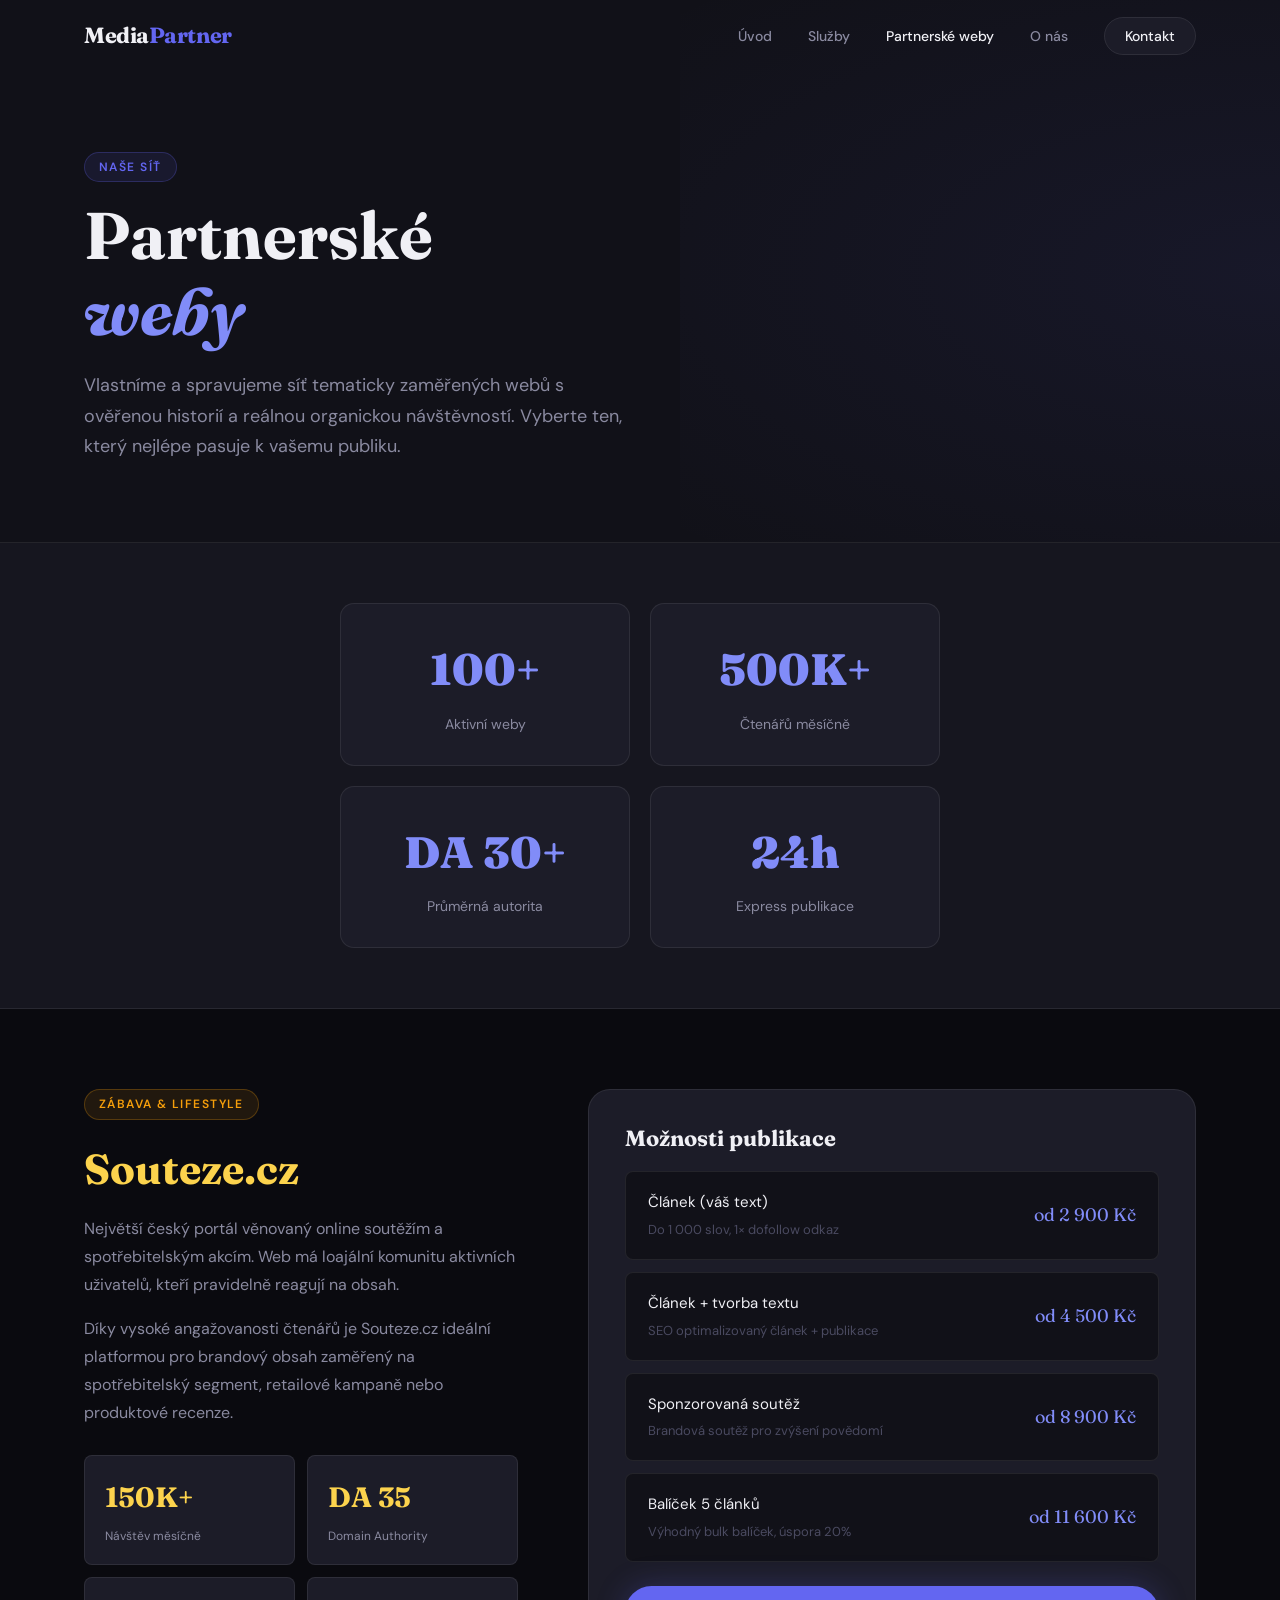
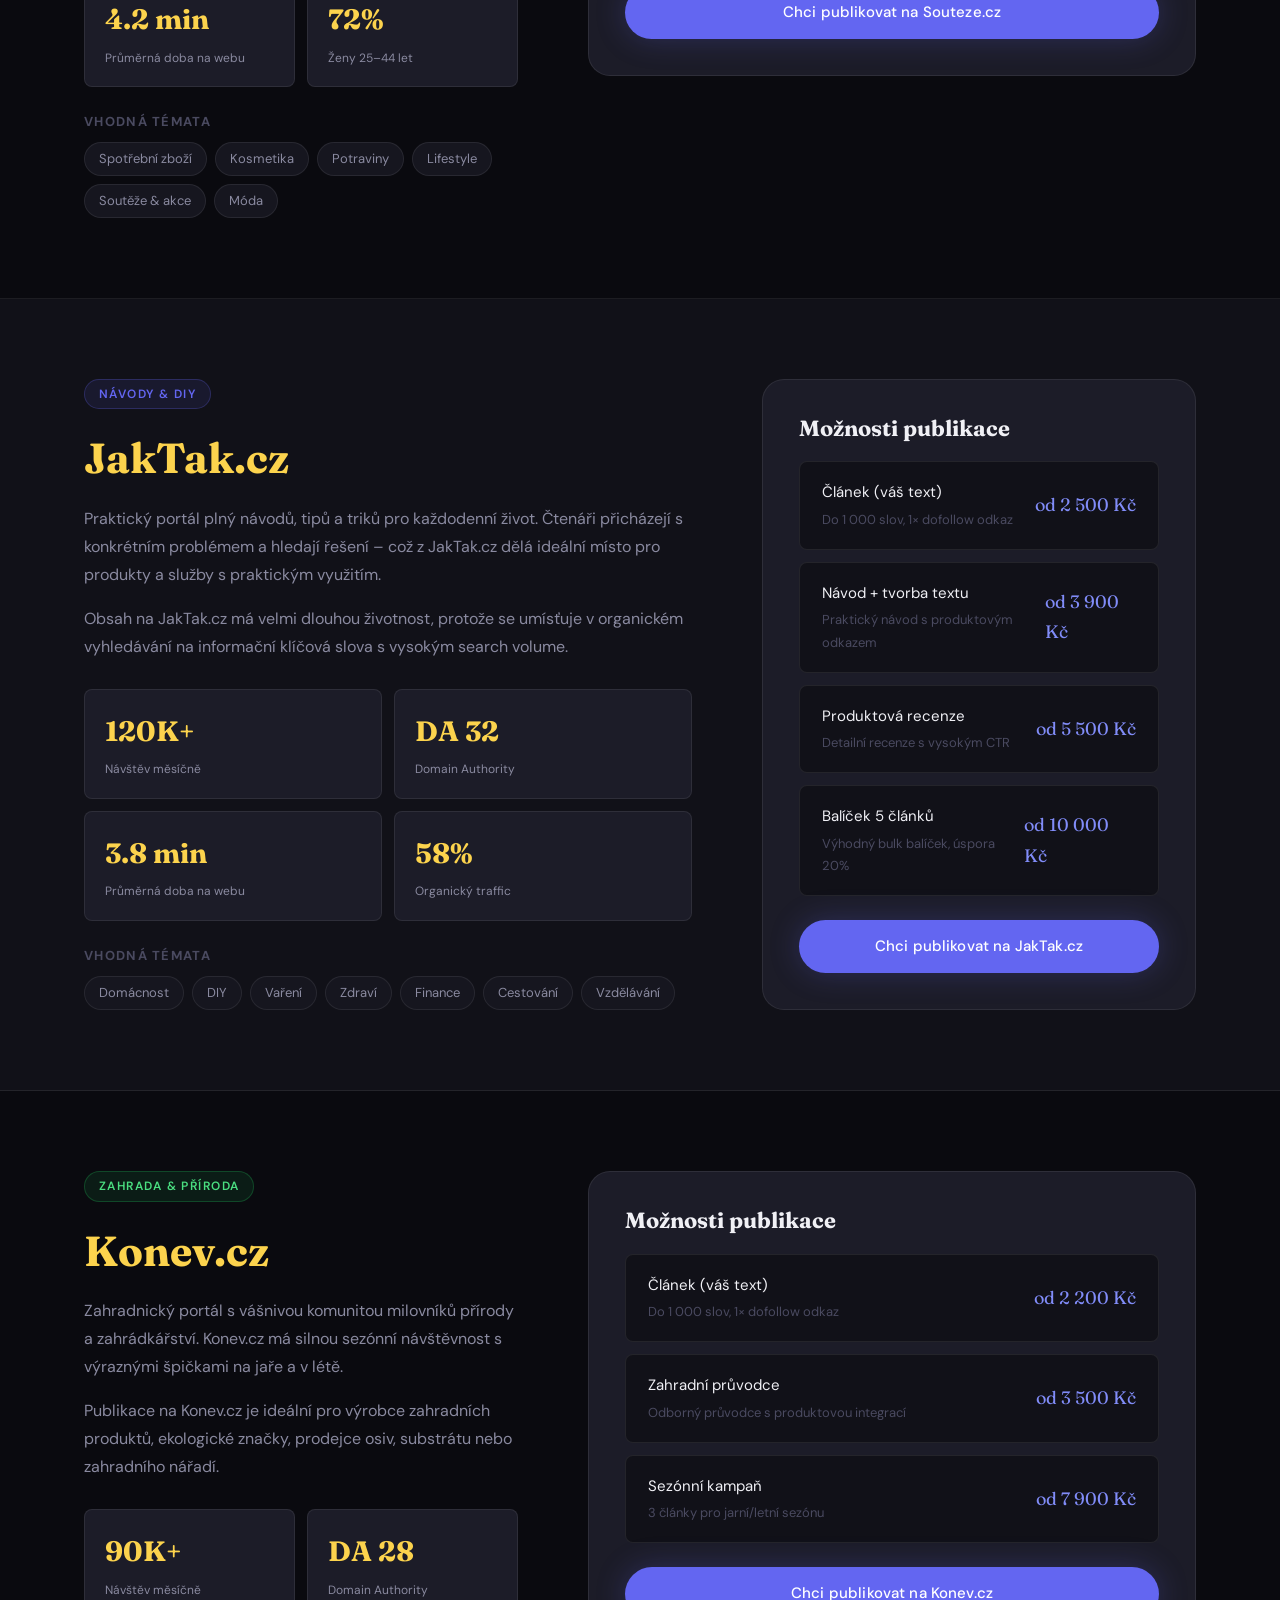
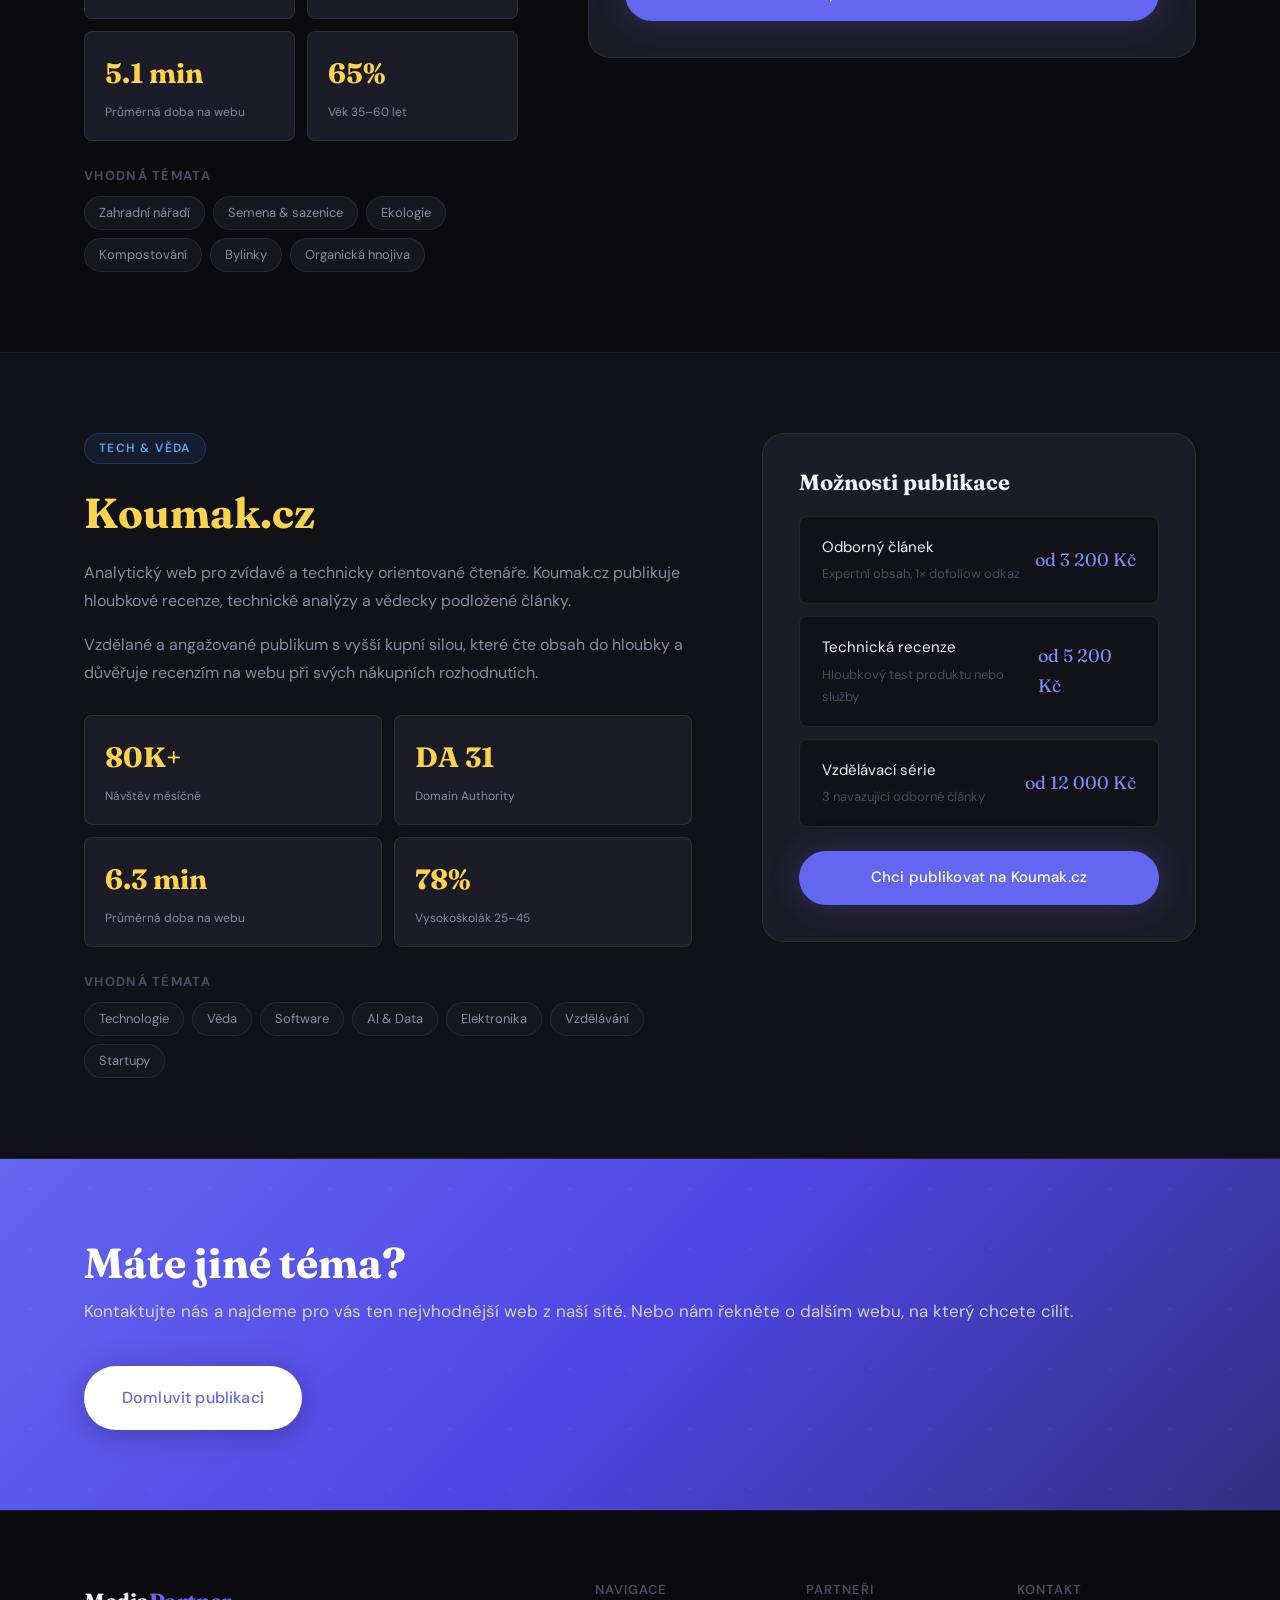
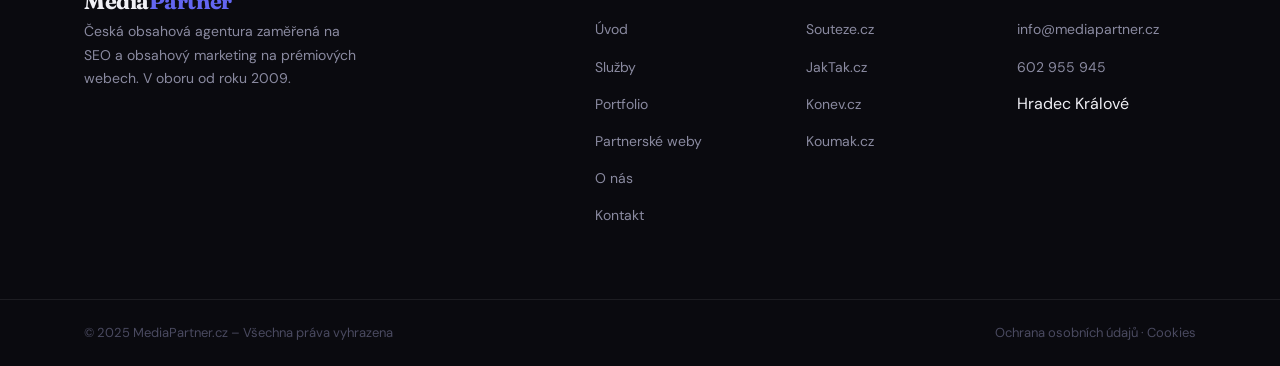
<file: partneri.html>
<!DOCTYPE html>
<html lang="cs">
<head>
  <meta charset="UTF-8" />
  <meta name="viewport" content="width=device-width, initial-scale=1.0" />
  <title>Partnerské weby – Media Partner</title>
  <meta name="description" content="Síť prémiových českých webů pro publikaci vašeho obsahu. Souteze.cz, JakTak.cz, Konev.cz, Koumak.cz a další." />
  <link rel="preconnect" href="https://fonts.googleapis.com" />
  <link rel="preconnect" href="https://fonts.gstatic.com" crossorigin />
  <link href="https://fonts.googleapis.com/css2?family=Fraunces:ital,opsz,wght@0,9..144,300;0,9..144,700;0,9..144,900;1,9..144,400&family=DM+Sans:wght@300;400;500;600&display=swap" rel="stylesheet" />
  <link rel="stylesheet" href="style.css" />
</head>
<body>

  <nav class="nav scrolled" id="nav">
    <div class="nav-inner">
      <a href="index.html" class="logo">Media<span>Partner</span></a>
      <button class="burger" id="burger" aria-label="Menu">
        <span></span><span></span><span></span>
      </button>
      <ul class="nav-links" id="navLinks">
        <li><a href="index.html">Úvod</a></li>
        <li><a href="sluzby.html">Služby</a></li>
        <li><a href="partneri.html" class="active">Partnerské weby</a></li>
        <li><a href="o-nas.html">O nás</a></li>
        <li><a href="kontakt.html" class="nav-cta">Kontakt</a></li>
      </ul>
    </div>
  </nav>

  <section class="page-hero">
    <div class="container">
      <div class="tag">Naše síť</div>
      <h1>Partnerské<br /><em>weby</em></h1>
      <p>Vlastníme a spravujeme síť tematicky zaměřených webů s ověřenou historií a reálnou organickou návštěvností. Vyberte ten, který nejlépe pasuje k vašemu publiku.</p>
    </div>
  </section>

  <!-- NETWORK OVERVIEW -->
  <section style="padding: 60px 0; background: var(--bg-3); border-bottom: 1px solid var(--border);">
    <div class="container">
      <div style="display: grid; grid-template-columns: repeat(2, 1fr); gap: 20px; max-width: 600px; margin: 0 auto;">
        <div style="text-align:center; padding: 28px; background: var(--surface); border-radius: var(--radius); border: 1px solid var(--border);">
          <div style="font-family:var(--font-display); font-size:44px; font-weight:900; color:var(--accent-2);">100+</div>
          <div style="font-size:14px; color:var(--text-muted); margin-top:6px;">Aktivní weby</div>
        </div>
        <div style="text-align:center; padding: 28px; background: var(--surface); border-radius: var(--radius); border: 1px solid var(--border);">
          <div style="font-family:var(--font-display); font-size:44px; font-weight:900; color:var(--accent-2);">500K+</div>
          <div style="font-size:14px; color:var(--text-muted); margin-top:6px;">Čtenářů měsíčně</div>
        </div>
        <div style="text-align:center; padding: 28px; background: var(--surface); border-radius: var(--radius); border: 1px solid var(--border);">
          <div style="font-family:var(--font-display); font-size:44px; font-weight:900; color:var(--accent-2);">DA 30+</div>
          <div style="font-size:14px; color:var(--text-muted); margin-top:6px;">Průměrná autorita</div>
        </div>
        <div style="text-align:center; padding: 28px; background: var(--surface); border-radius: var(--radius); border: 1px solid var(--border);">
          <div style="font-family:var(--font-display); font-size:44px; font-weight:900; color:var(--accent-2);">24h</div>
          <div style="font-size:14px; color:var(--text-muted); margin-top:6px;">Express publikace</div>
        </div>
      </div>
    </div>
  </section>

  <!-- SOUTEZE.CZ -->
  <section class="partner-full" id="souteze" style="background: var(--bg);">
    <div class="container">
      <div class="partner-full-inner">
        <div class="partner-full-info">
          <div class="tag" style="background: rgba(245,158,11,0.1); border-color: rgba(245,158,11,0.25); color: var(--gold);">Zábava &amp; Lifestyle</div>
          <div class="partner-domain" style="margin-top: 14px;">Souteze.cz</div>
          <p>Největší český portál věnovaný online soutěžím a spotřebitelským akcím. Web má loajální komunitu aktivních uživatelů, kteří pravidelně reagují na obsah.</p>
          <p>Díky vysoké angažovanosti čtenářů je Souteze.cz ideální platformou pro brandový obsah zaměřený na spotřebitelský segment, retailové kampaně nebo produktové recenze.</p>
          <div class="partner-stats-grid">
            <div class="partner-stat">
              <div class="partner-stat-num">150K+</div>
              <div class="partner-stat-label">Návštěv měsíčně</div>
            </div>
            <div class="partner-stat">
              <div class="partner-stat-num">DA 35</div>
              <div class="partner-stat-label">Domain Authority</div>
            </div>
            <div class="partner-stat">
              <div class="partner-stat-num">4.2 min</div>
              <div class="partner-stat-label">Průměrná doba na webu</div>
            </div>
            <div class="partner-stat">
              <div class="partner-stat-num">72%</div>
              <div class="partner-stat-label">Ženy 25–44 let</div>
            </div>
          </div>
          <div class="partner-topics">
            <h4>Vhodná témata</h4>
            <div class="topic-tags">
              <span class="topic-tag">Spotřební zboží</span>
              <span class="topic-tag">Kosmetika</span>
              <span class="topic-tag">Potraviny</span>
              <span class="topic-tag">Lifestyle</span>
              <span class="topic-tag">Soutěže &amp; akce</span>
              <span class="topic-tag">Móda</span>
            </div>
          </div>
        </div>
        <div class="partner-offer">
          <h3>Možnosti publikace</h3>
          <div class="offer-items">
            <div class="offer-item">
              <div>
                <div class="offer-item-name">Článek (váš text)</div>
                <div style="font-size:13px; color:var(--text-faint); margin-top:3px;">Do 1 000 slov, 1× dofollow odkaz</div>
              </div>
              <div class="offer-item-price">od 2 900 Kč</div>
            </div>
            <div class="offer-item">
              <div>
                <div class="offer-item-name">Článek + tvorba textu</div>
                <div style="font-size:13px; color:var(--text-faint); margin-top:3px;">SEO optimalizovaný článek + publikace</div>
              </div>
              <div class="offer-item-price">od 4 500 Kč</div>
            </div>
            <div class="offer-item">
              <div>
                <div class="offer-item-name">Sponzorovaná soutěž</div>
                <div style="font-size:13px; color:var(--text-faint); margin-top:3px;">Brandová soutěž pro zvýšení povědomí</div>
              </div>
              <div class="offer-item-price">od 8 900 Kč</div>
            </div>
            <div class="offer-item">
              <div>
                <div class="offer-item-name">Balíček 5 článků</div>
                <div style="font-size:13px; color:var(--text-faint); margin-top:3px;">Výhodný bulk balíček, úspora 20%</div>
              </div>
              <div class="offer-item-price">od 11 600 Kč</div>
            </div>
          </div>
          <a href="kontakt.html" class="btn btn-primary" style="margin-top:24px; width:100%; justify-content:center;">Chci publikovat na Souteze.cz</a>
        </div>
      </div>
    </div>
  </section>

  <!-- JAKTAK.CZ -->
  <section class="partner-full" id="jaktak" style="background: var(--bg-2);">
    <div class="container">
      <div class="partner-full-inner" style="direction: rtl;">
        <div class="partner-offer" style="direction: ltr;">
          <h3>Možnosti publikace</h3>
          <div class="offer-items">
            <div class="offer-item">
              <div>
                <div class="offer-item-name">Článek (váš text)</div>
                <div style="font-size:13px; color:var(--text-faint); margin-top:3px;">Do 1 000 slov, 1× dofollow odkaz</div>
              </div>
              <div class="offer-item-price">od 2 500 Kč</div>
            </div>
            <div class="offer-item">
              <div>
                <div class="offer-item-name">Návod + tvorba textu</div>
                <div style="font-size:13px; color:var(--text-faint); margin-top:3px;">Praktický návod s produktovým odkazem</div>
              </div>
              <div class="offer-item-price">od 3 900 Kč</div>
            </div>
            <div class="offer-item">
              <div>
                <div class="offer-item-name">Produktová recenze</div>
                <div style="font-size:13px; color:var(--text-faint); margin-top:3px;">Detailní recenze s vysokým CTR</div>
              </div>
              <div class="offer-item-price">od 5 500 Kč</div>
            </div>
            <div class="offer-item">
              <div>
                <div class="offer-item-name">Balíček 5 článků</div>
                <div style="font-size:13px; color:var(--text-faint); margin-top:3px;">Výhodný bulk balíček, úspora 20%</div>
              </div>
              <div class="offer-item-price">od 10 000 Kč</div>
            </div>
          </div>
          <a href="kontakt.html" class="btn btn-primary" style="margin-top:24px; width:100%; justify-content:center;">Chci publikovat na JakTak.cz</a>
        </div>
        <div class="partner-full-info" style="direction: ltr;">
          <div class="tag" style="background: rgba(99,102,241,0.1); border-color: rgba(99,102,241,0.25);">Návody &amp; DIY</div>
          <div class="partner-domain" style="margin-top: 14px;">JakTak.cz</div>
          <p>Praktický portál plný návodů, tipů a triků pro každodenní život. Čtenáři přicházejí s konkrétním problémem a hledají řešení – což z JakTak.cz dělá ideální místo pro produkty a služby s praktickým využitím.</p>
          <p>Obsah na JakTak.cz má velmi dlouhou životnost, protože se umísťuje v organickém vyhledávání na informační klíčová slova s vysokým search volume.</p>
          <div class="partner-stats-grid">
            <div class="partner-stat">
              <div class="partner-stat-num">120K+</div>
              <div class="partner-stat-label">Návštěv měsíčně</div>
            </div>
            <div class="partner-stat">
              <div class="partner-stat-num">DA 32</div>
              <div class="partner-stat-label">Domain Authority</div>
            </div>
            <div class="partner-stat">
              <div class="partner-stat-num">3.8 min</div>
              <div class="partner-stat-label">Průměrná doba na webu</div>
            </div>
            <div class="partner-stat">
              <div class="partner-stat-num">58%</div>
              <div class="partner-stat-label">Organický traffic</div>
            </div>
          </div>
          <div class="partner-topics">
            <h4>Vhodná témata</h4>
            <div class="topic-tags">
              <span class="topic-tag">Domácnost</span>
              <span class="topic-tag">DIY</span>
              <span class="topic-tag">Vaření</span>
              <span class="topic-tag">Zdraví</span>
              <span class="topic-tag">Finance</span>
              <span class="topic-tag">Cestování</span>
              <span class="topic-tag">Vzdělávání</span>
            </div>
          </div>
        </div>
      </div>
    </div>
  </section>

  <!-- KONEV.CZ -->
  <section class="partner-full" id="konev" style="background: var(--bg);">
    <div class="container">
      <div class="partner-full-inner">
        <div class="partner-full-info">
          <div class="tag" style="background: rgba(34,197,94,0.1); border-color: rgba(34,197,94,0.25); color: #4ade80;">Zahrada &amp; Příroda</div>
          <div class="partner-domain" style="margin-top: 14px;">Konev.cz</div>
          <p>Zahradnický portál s vášnivou komunitou milovníků přírody a zahrádkářství. Konev.cz má silnou sezónní návštěvnost s výraznými špičkami na jaře a v létě.</p>
          <p>Publikace na Konev.cz je ideální pro výrobce zahradních produktů, ekologické značky, prodejce osiv, substrátu nebo zahradního nářadí.</p>
          <div class="partner-stats-grid">
            <div class="partner-stat">
              <div class="partner-stat-num">90K+</div>
              <div class="partner-stat-label">Návštěv měsíčně</div>
            </div>
            <div class="partner-stat">
              <div class="partner-stat-num">DA 28</div>
              <div class="partner-stat-label">Domain Authority</div>
            </div>
            <div class="partner-stat">
              <div class="partner-stat-num">5.1 min</div>
              <div class="partner-stat-label">Průměrná doba na webu</div>
            </div>
            <div class="partner-stat">
              <div class="partner-stat-num">65%</div>
              <div class="partner-stat-label">Věk 35–60 let</div>
            </div>
          </div>
          <div class="partner-topics">
            <h4>Vhodná témata</h4>
            <div class="topic-tags">
              <span class="topic-tag">Zahradní nářadí</span>
              <span class="topic-tag">Semena &amp; sazenice</span>
              <span class="topic-tag">Ekologie</span>
              <span class="topic-tag">Kompostování</span>
              <span class="topic-tag">Bylinky</span>
              <span class="topic-tag">Organická hnojiva</span>
            </div>
          </div>
        </div>
        <div class="partner-offer">
          <h3>Možnosti publikace</h3>
          <div class="offer-items">
            <div class="offer-item">
              <div>
                <div class="offer-item-name">Článek (váš text)</div>
                <div style="font-size:13px; color:var(--text-faint); margin-top:3px;">Do 1 000 slov, 1× dofollow odkaz</div>
              </div>
              <div class="offer-item-price">od 2 200 Kč</div>
            </div>
            <div class="offer-item">
              <div>
                <div class="offer-item-name">Zahradní průvodce</div>
                <div style="font-size:13px; color:var(--text-faint); margin-top:3px;">Odborný průvodce s produktovou integrací</div>
              </div>
              <div class="offer-item-price">od 3 500 Kč</div>
            </div>
            <div class="offer-item">
              <div>
                <div class="offer-item-name">Sezónní kampaň</div>
                <div style="font-size:13px; color:var(--text-faint); margin-top:3px;">3 články pro jarní/letní sezónu</div>
              </div>
              <div class="offer-item-price">od 7 900 Kč</div>
            </div>
          </div>
          <a href="kontakt.html" class="btn btn-primary" style="margin-top:24px; width:100%; justify-content:center;">Chci publikovat na Konev.cz</a>
        </div>
      </div>
    </div>
  </section>

  <!-- KOUMAK.CZ -->
  <section class="partner-full" id="koumak" style="background: var(--bg-2);">
    <div class="container">
      <div class="partner-full-inner" style="direction: rtl;">
        <div class="partner-offer" style="direction: ltr;">
          <h3>Možnosti publikace</h3>
          <div class="offer-items">
            <div class="offer-item">
              <div>
                <div class="offer-item-name">Odborný článek</div>
                <div style="font-size:13px; color:var(--text-faint); margin-top:3px;">Expertní obsah, 1× dofollow odkaz</div>
              </div>
              <div class="offer-item-price">od 3 200 Kč</div>
            </div>
            <div class="offer-item">
              <div>
                <div class="offer-item-name">Technická recenze</div>
                <div style="font-size:13px; color:var(--text-faint); margin-top:3px;">Hloubkový test produktu nebo služby</div>
              </div>
              <div class="offer-item-price">od 5 200 Kč</div>
            </div>
            <div class="offer-item">
              <div>
                <div class="offer-item-name">Vzdělávací série</div>
                <div style="font-size:13px; color:var(--text-faint); margin-top:3px;">3 navazující odborné články</div>
              </div>
              <div class="offer-item-price">od 12 000 Kč</div>
            </div>
          </div>
          <a href="kontakt.html" class="btn btn-primary" style="margin-top:24px; width:100%; justify-content:center;">Chci publikovat na Koumak.cz</a>
        </div>
        <div class="partner-full-info" style="direction: ltr;">
          <div class="tag" style="background: rgba(59,130,246,0.1); border-color: rgba(59,130,246,0.25); color: #60a5fa;">Tech &amp; Věda</div>
          <div class="partner-domain" style="margin-top: 14px;">Koumak.cz</div>
          <p>Analytický web pro zvídavé a technicky orientované čtenáře. Koumak.cz publikuje hloubkové recenze, technické analýzy a vědecky podložené články.</p>
          <p>Vzdělané a angažované publikum s vyšší kupní silou, které čte obsah do hloubky a důvěřuje recenzím na webu při svých nákupních rozhodnutích.</p>
          <div class="partner-stats-grid">
            <div class="partner-stat">
              <div class="partner-stat-num">80K+</div>
              <div class="partner-stat-label">Návštěv měsíčně</div>
            </div>
            <div class="partner-stat">
              <div class="partner-stat-num">DA 31</div>
              <div class="partner-stat-label">Domain Authority</div>
            </div>
            <div class="partner-stat">
              <div class="partner-stat-num">6.3 min</div>
              <div class="partner-stat-label">Průměrná doba na webu</div>
            </div>
            <div class="partner-stat">
              <div class="partner-stat-num">78%</div>
              <div class="partner-stat-label">Vysokoškolák 25–45</div>
            </div>
          </div>
          <div class="partner-topics">
            <h4>Vhodná témata</h4>
            <div class="topic-tags">
              <span class="topic-tag">Technologie</span>
              <span class="topic-tag">Věda</span>
              <span class="topic-tag">Software</span>
              <span class="topic-tag">AI &amp; Data</span>
              <span class="topic-tag">Elektronika</span>
              <span class="topic-tag">Vzdělávání</span>
              <span class="topic-tag">Startupy</span>
            </div>
          </div>
        </div>
      </div>
    </div>
  </section>

  <!-- CTA -->
  <section class="cta-banner">
    <div class="container">
      <div class="cta-inner">
        <div class="cta-text">
          <h2>Máte jiné téma?</h2>
          <p>Kontaktujte nás a najdeme pro vás ten nejvhodnější web z naší sítě. Nebo nám řekněte o dalším webu, na který chcete cílit.</p>
        </div>
        <div class="cta-actions">
          <a href="kontakt.html" class="btn btn-primary btn-lg">Domluvit publikaci</a>
        </div>
      </div>
    </div>
  </section>

  <footer class="footer">
    <div class="container footer-inner">
      <div class="footer-brand">
        <a href="index.html" class="logo">Media<span>Partner</span></a>
        <p>Česká obsahová agentura zaměřená na SEO a obsahový marketing na prémiových webech. V oboru od roku 2009.</p>
      </div>
      <div class="footer-links">
        <div class="footer-col">
          <h4>Navigace</h4>
          <ul>
            <li><a href="index.html">Úvod</a></li>
            <li><a href="sluzby.html">Služby</a></li>
            <li><a href="portfolio.html">Portfolio</a></li>
        <li><a href="partneri.html">Partnerské weby</a></li>
            <li><a href="o-nas.html">O nás</a></li>
            <li><a href="kontakt.html">Kontakt</a></li>
          </ul>
        </div>
        <div class="footer-col">
          <h4>Partneři</h4>
          <ul>
            <li><a href="partneri.html#souteze">Souteze.cz</a></li>
            <li><a href="partneri.html#jaktak">JakTak.cz</a></li>
            <li><a href="partneri.html#konev">Konev.cz</a></li>
            <li><a href="partneri.html#koumak">Koumak.cz</a></li>
          </ul>
        </div>
        <div class="footer-col">
          <h4>Kontakt</h4>
          <ul>
            <li><a href="mailto:info@mediapartner.cz">info@mediapartner.cz</a></li>
            <li><a href="tel:+420602955945">602 955 945</a></li>
            <li>Hradec Králové</li>
          </ul>
        </div>
      </div>
    </div>
    <div class="footer-bottom">
      <div class="container">
        <span>© 2025 MediaPartner.cz – Všechna práva vyhrazena</span>
        <span><a href="#">Ochrana osobních údajů</a> · <a href="#">Cookies</a></span>
      </div>
    </div>
  </footer>

  <script src="main.js"></script>
</body>
</html>
</file>
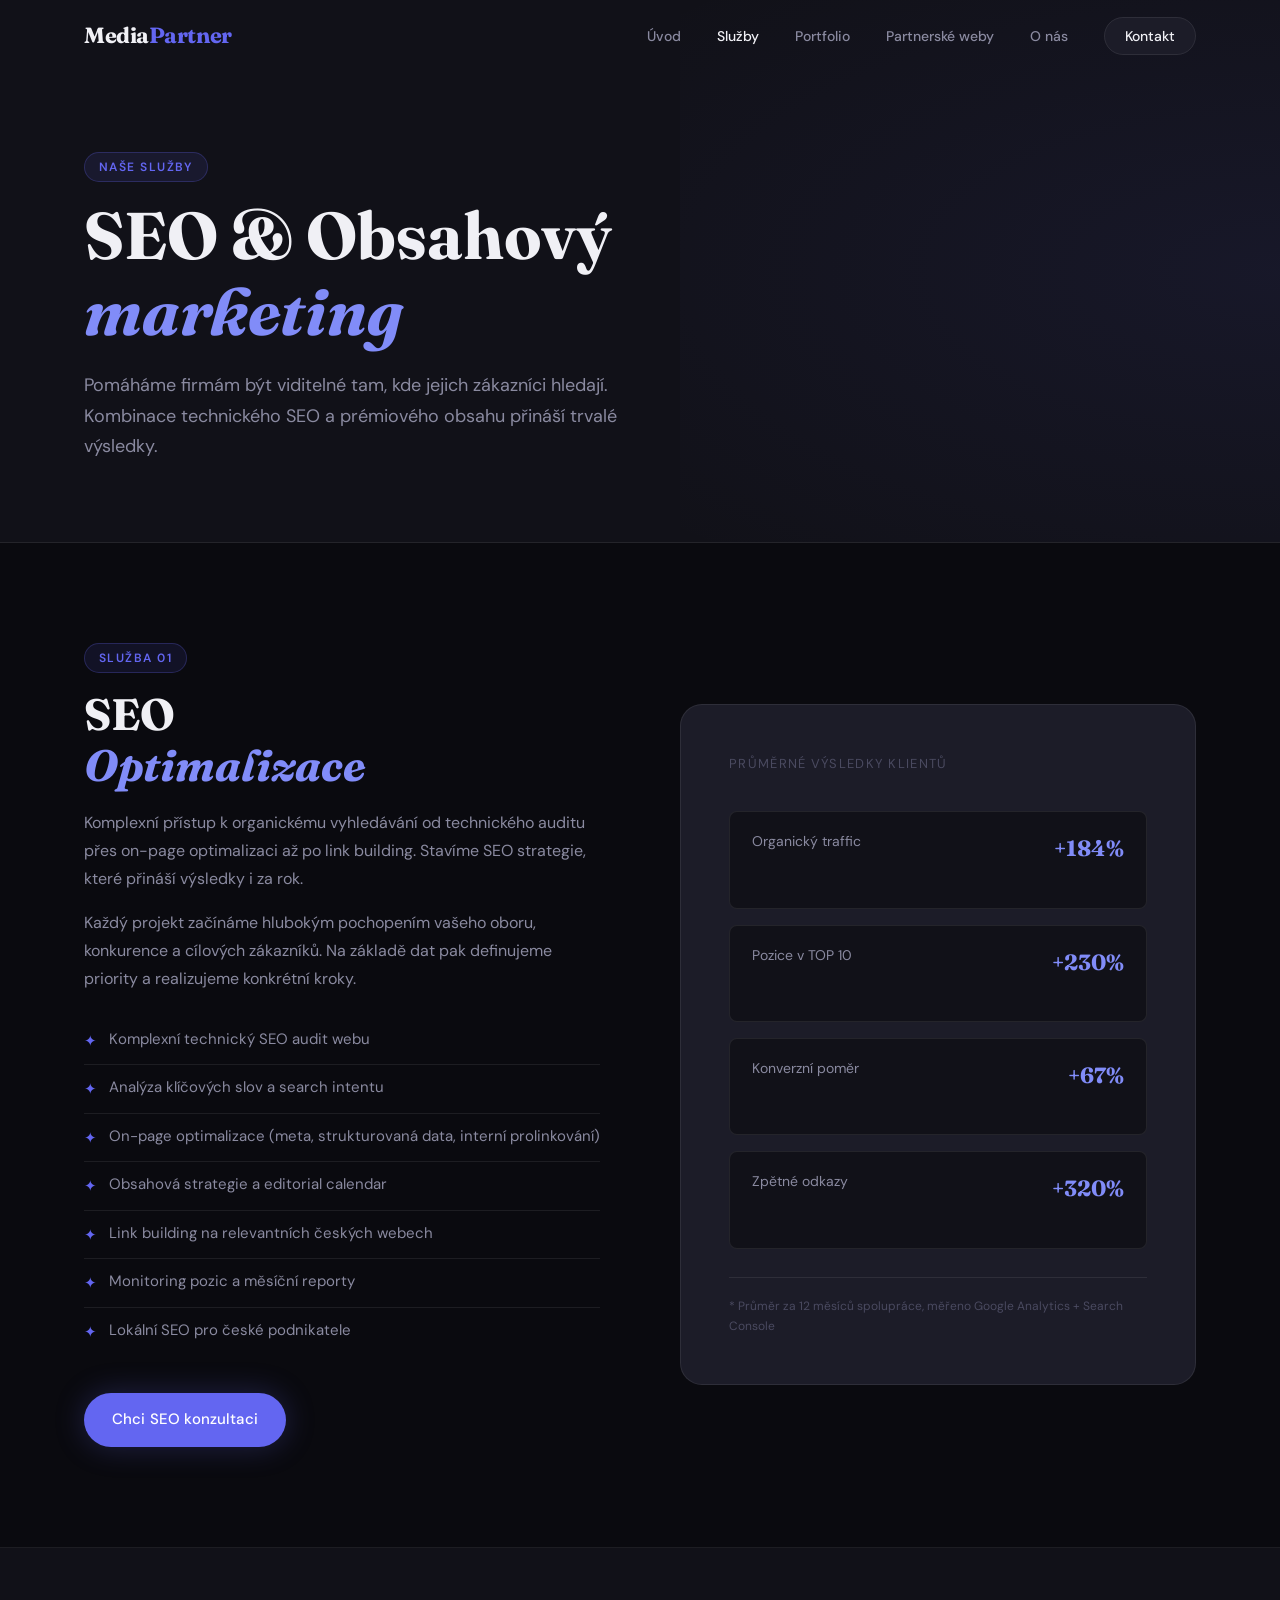
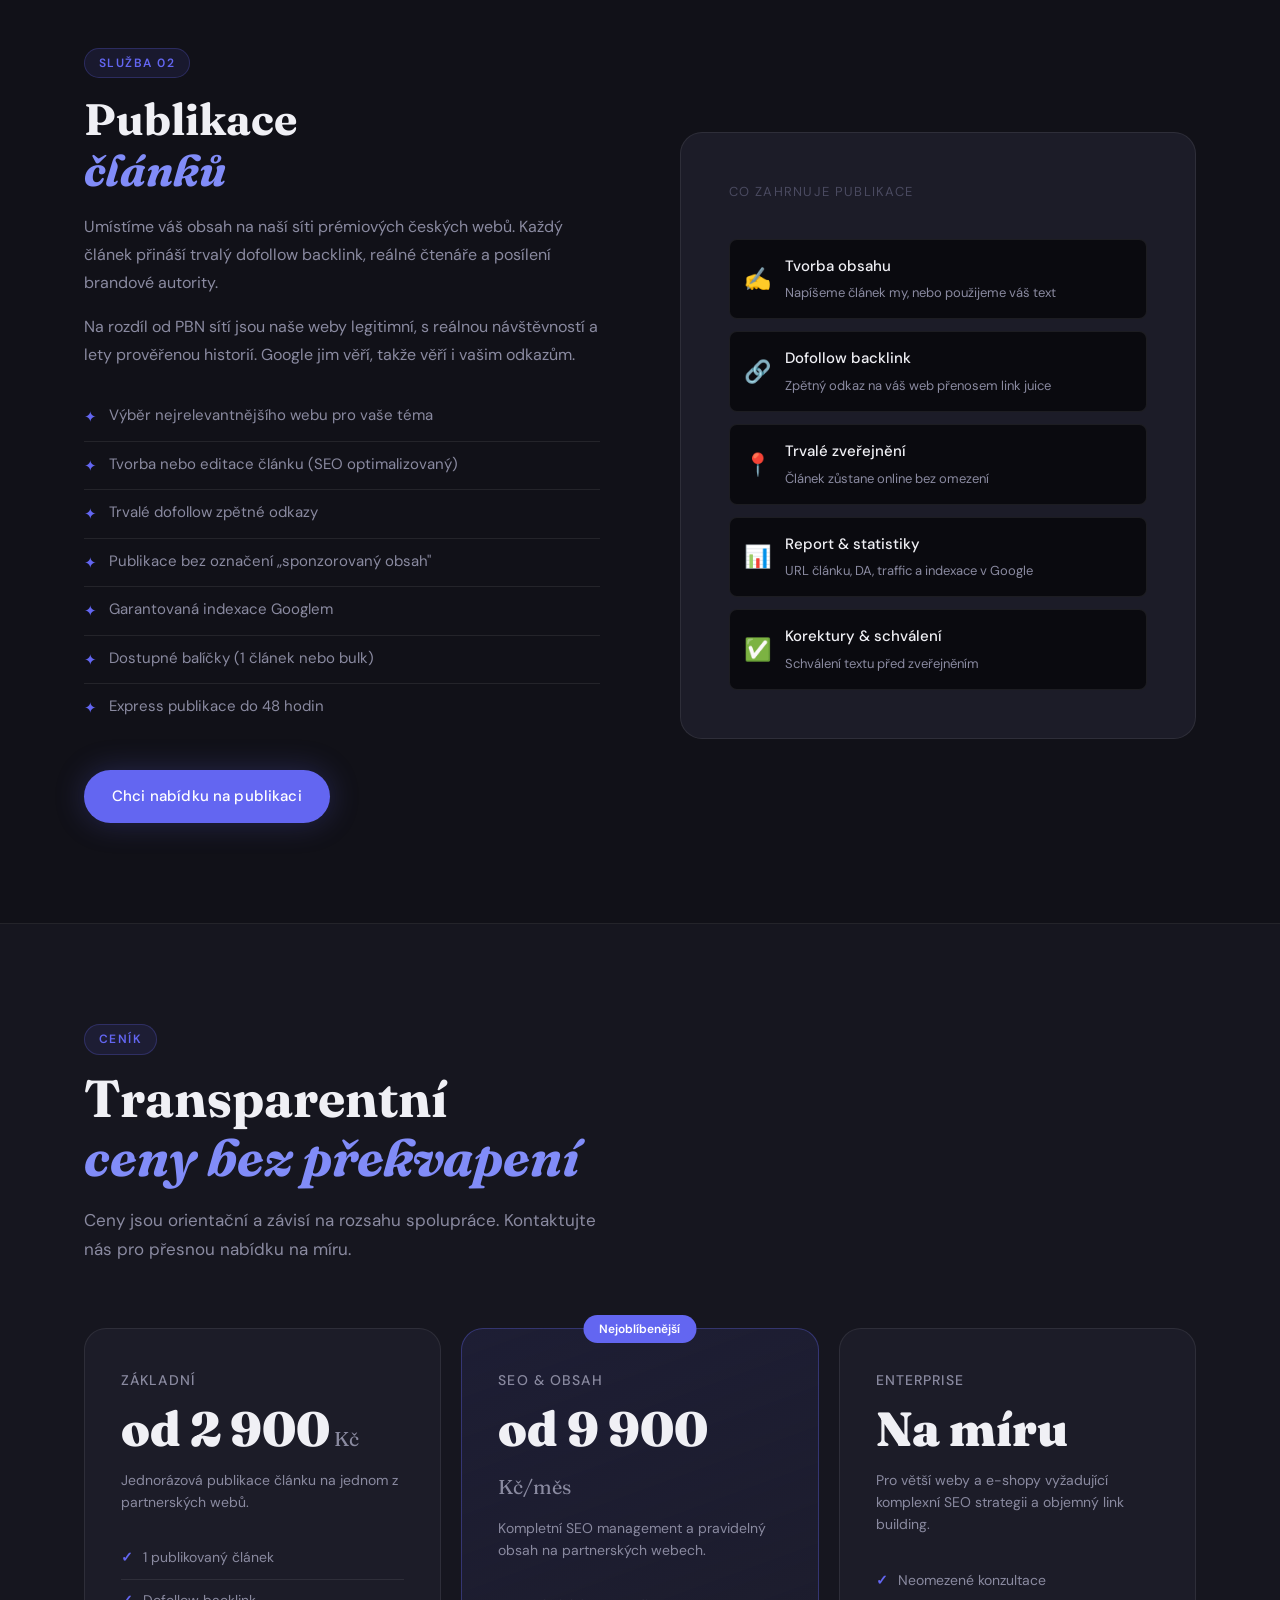
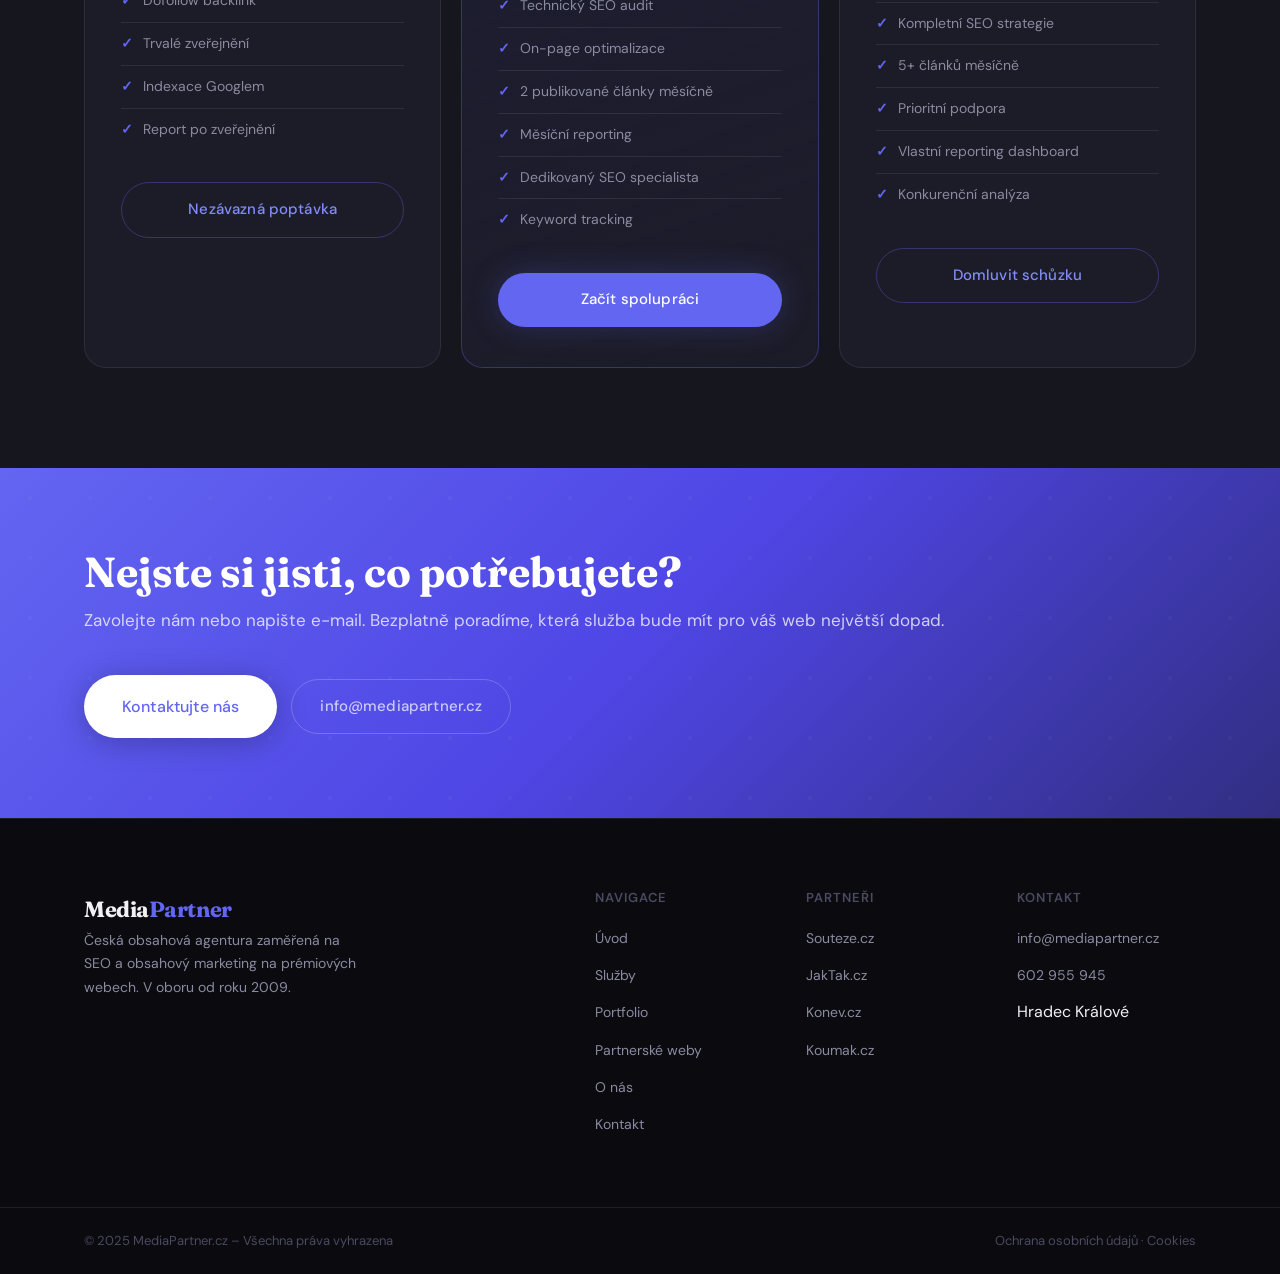
<file: sluzby.html>
<!DOCTYPE html>
<html lang="cs">
<head>
  <meta charset="UTF-8" />
  <meta name="viewport" content="width=device-width, initial-scale=1.0" />
  <title>Služby – Media Partner</title>
  <meta name="description" content="SEO optimalizace a publikace článků na prémiových českých webech. Komplexní obsahový marketing s měřitelnými výsledky." />
  <link rel="preconnect" href="https://fonts.googleapis.com" />
  <link rel="preconnect" href="https://fonts.gstatic.com" crossorigin />
  <link href="https://fonts.googleapis.com/css2?family=Fraunces:ital,opsz,wght@0,9..144,300;0,9..144,700;0,9..144,900;1,9..144,400&family=DM+Sans:wght@300;400;500;600&display=swap" rel="stylesheet" />
  <link rel="stylesheet" href="style.css" />
</head>
<body>

  <nav class="nav scrolled" id="nav">
    <div class="nav-inner">
      <a href="index.html" class="logo">Media<span>Partner</span></a>
      <button class="burger" id="burger" aria-label="Menu">
        <span></span><span></span><span></span>
      </button>
      <ul class="nav-links" id="navLinks">
        <li><a href="index.html">Úvod</a></li>
        <li><a href="sluzby.html" class="active">Služby</a></li>
        <li><a href="portfolio.html">Portfolio</a></li>
        <li><a href="partneri.html">Partnerské weby</a></li>
        <li><a href="o-nas.html">O nás</a></li>
        <li><a href="kontakt.html" class="nav-cta">Kontakt</a></li>
      </ul>
    </div>
  </nav>

  <!-- PAGE HERO -->
  <section class="page-hero">
    <div class="container">
      <div class="tag">Naše služby</div>
      <h1>SEO &amp; Obsahový<br /><em>marketing</em></h1>
      <p>Pomáháme firmám být viditelné tam, kde jejich zákazníci hledají. Kombinace technického SEO a prémiového obsahu přináší trvalé výsledky.</p>
    </div>
  </section>

  <!-- SEO SERVICE -->
  <section class="service-full" id="seo" style="background: var(--bg);">
    <div class="container">
      <div class="service-full-inner">
        <div class="service-full-text">
          <div class="tag">Služba 01</div>
          <h2>SEO<br /><em>Optimalizace</em></h2>
          <p>Komplexní přístup k organickému vyhledávání od technického auditu přes on-page optimalizaci až po link building. Stavíme SEO strategie, které přináší výsledky i za rok.</p>
          <p>Každý projekt začínáme hlubokým pochopením vašeho oboru, konkurence a cílových zákazníků. Na základě dat pak definujeme priority a realizujeme konkrétní kroky.</p>
          <ul class="features-list">
            <li>Komplexní technický SEO audit webu</li>
            <li>Analýza klíčových slov a search intentu</li>
            <li>On-page optimalizace (meta, strukturovaná data, interní prolinkování)</li>
            <li>Obsahová strategie a editorial calendar</li>
            <li>Link building na relevantních českých webech</li>
            <li>Monitoring pozic a měsíční reporty</li>
            <li>Lokální SEO pro české podnikatele</li>
          </ul>
          <a href="kontakt.html" class="btn btn-primary">Chci SEO konzultaci</a>
        </div>
        <div class="service-visual">
          <div style="font-size:13px; color:var(--text-faint); text-transform:uppercase; letter-spacing:0.1em; margin-bottom:20px;">Průměrné výsledky klientů</div>
          <div class="service-visual-item" style="flex-direction:column; align-items:flex-start;">
            <div style="display:flex; justify-content:space-between; width:100%; margin-bottom:10px;">
              <span class="svi-label">Organický traffic</span>
              <span class="svi-value">+184%</span>
            </div>
            <div class="svi-bar"><div class="svi-bar-fill" style="width:84%;"></div></div>
          </div>
          <div class="service-visual-item" style="flex-direction:column; align-items:flex-start;">
            <div style="display:flex; justify-content:space-between; width:100%; margin-bottom:10px;">
              <span class="svi-label">Pozice v TOP 10</span>
              <span class="svi-value">+230%</span>
            </div>
            <div class="svi-bar"><div class="svi-bar-fill" style="width:92%;"></div></div>
          </div>
          <div class="service-visual-item" style="flex-direction:column; align-items:flex-start;">
            <div style="display:flex; justify-content:space-between; width:100%; margin-bottom:10px;">
              <span class="svi-label">Konverzní poměr</span>
              <span class="svi-value">+67%</span>
            </div>
            <div class="svi-bar"><div class="svi-bar-fill" style="width:67%;"></div></div>
          </div>
          <div class="service-visual-item" style="flex-direction:column; align-items:flex-start;">
            <div style="display:flex; justify-content:space-between; width:100%; margin-bottom:10px;">
              <span class="svi-label">Zpětné odkazy</span>
              <span class="svi-value">+320%</span>
            </div>
            <div class="svi-bar"><div class="svi-bar-fill" style="width:78%;"></div></div>
          </div>
          <div style="margin-top: 12px; padding-top: 18px; border-top: 1px solid var(--border); font-size: 12px; color: var(--text-faint);">
            * Průměr za 12 měsíců spolupráce, měřeno Google Analytics + Search Console
          </div>
        </div>
      </div>
    </div>
  </section>

  <!-- ARTICLES SERVICE -->
  <section class="service-full" id="clanky" style="background: var(--bg-2);">
    <div class="container">
      <div class="service-full-inner reverse">
        <div class="service-visual">
          <div style="font-size:13px; color:var(--text-faint); text-transform:uppercase; letter-spacing:0.1em; margin-bottom:20px;">Co zahrnuje publikace</div>
          <div style="display:flex; flex-direction:column; gap:12px;">
            <div style="display:flex; align-items:center; gap:14px; padding:14px; background:var(--bg); border-radius:var(--radius-sm); border:1px solid var(--border);">
              <div style="font-size:22px;">✍️</div>
              <div>
                <div style="font-size:15px; font-weight:500; margin-bottom:3px;">Tvorba obsahu</div>
                <div style="font-size:13px; color:var(--text-muted);">Napíšeme článek my, nebo použijeme váš text</div>
              </div>
            </div>
            <div style="display:flex; align-items:center; gap:14px; padding:14px; background:var(--bg); border-radius:var(--radius-sm); border:1px solid var(--border);">
              <div style="font-size:22px;">🔗</div>
              <div>
                <div style="font-size:15px; font-weight:500; margin-bottom:3px;">Dofollow backlink</div>
                <div style="font-size:13px; color:var(--text-muted);">Zpětný odkaz na váš web přenosem link juice</div>
              </div>
            </div>
            <div style="display:flex; align-items:center; gap:14px; padding:14px; background:var(--bg); border-radius:var(--radius-sm); border:1px solid var(--border);">
              <div style="font-size:22px;">📍</div>
              <div>
                <div style="font-size:15px; font-weight:500; margin-bottom:3px;">Trvalé zveřejnění</div>
                <div style="font-size:13px; color:var(--text-muted);">Článek zůstane online bez omezení</div>
              </div>
            </div>
            <div style="display:flex; align-items:center; gap:14px; padding:14px; background:var(--bg); border-radius:var(--radius-sm); border:1px solid var(--border);">
              <div style="font-size:22px;">📊</div>
              <div>
                <div style="font-size:15px; font-weight:500; margin-bottom:3px;">Report &amp; statistiky</div>
                <div style="font-size:13px; color:var(--text-muted);">URL článku, DA, traffic a indexace v Google</div>
              </div>
            </div>
            <div style="display:flex; align-items:center; gap:14px; padding:14px; background:var(--bg); border-radius:var(--radius-sm); border:1px solid var(--border);">
              <div style="font-size:22px;">✅</div>
              <div>
                <div style="font-size:15px; font-weight:500; margin-bottom:3px;">Korektury &amp; schválení</div>
                <div style="font-size:13px; color:var(--text-muted);">Schválení textu před zveřejněním</div>
              </div>
            </div>
          </div>
        </div>
        <div class="service-full-text">
          <div class="tag">Služba 02</div>
          <h2>Publikace<br /><em>článků</em></h2>
          <p>Umístíme váš obsah na naší síti prémiových českých webů. Každý článek přináší trvalý dofollow backlink, reálné čtenáře a posílení brandové autority.</p>
          <p>Na rozdíl od PBN sítí jsou naše weby legitimní, s reálnou návštěvností a lety prověřenou historií. Google jim věří, takže věří i vašim odkazům.</p>
          <ul class="features-list">
            <li>Výběr nejrelevantnějšího webu pro vaše téma</li>
            <li>Tvorba nebo editace článku (SEO optimalizovaný)</li>
            <li>Trvalé dofollow zpětné odkazy</li>
            <li>Publikace bez označení „sponzorovaný obsah"</li>
            <li>Garantovaná indexace Googlem</li>
            <li>Dostupné balíčky (1 článek nebo bulk)</li>
            <li>Express publikace do 48 hodin</li>
          </ul>
          <a href="kontakt.html" class="btn btn-primary">Chci nabídku na publikaci</a>
        </div>
      </div>
    </div>
  </section>

  <!-- PRICING -->
  <section class="pricing-section" id="cenik">
    <div class="container">
      <div class="section-header">
        <div class="tag">Ceník</div>
        <h2>Transparentní<br /><em>ceny bez překvapení</em></h2>
        <p class="section-desc">Ceny jsou orientační a závisí na rozsahu spolupráce. Kontaktujte nás pro přesnou nabídku na míru.</p>
      </div>
      <div class="pricing-grid">
        <div class="price-card">
          <div class="price-name">Základní</div>
          <div class="price-amount">od 2 900<span> Kč</span></div>
          <p class="price-desc">Jednorázová publikace článku na jednom z partnerských webů.</p>
          <ul class="price-features">
            <li>1 publikovaný článek</li>
            <li>Dofollow backlink</li>
            <li>Trvalé zveřejnění</li>
            <li>Indexace Googlem</li>
            <li>Report po zveřejnění</li>
          </ul>
          <a href="kontakt.html" class="btn btn-outline">Nezávazná poptávka</a>
        </div>
        <div class="price-card price-card--featured">
          <div class="price-badge">Nejoblíbenější</div>
          <div class="price-name">SEO & Obsah</div>
          <div class="price-amount">od 9 900<span> Kč/měs</span></div>
          <p class="price-desc">Kompletní SEO management a pravidelný obsah na partnerských webech.</p>
          <ul class="price-features">
            <li>Technický SEO audit</li>
            <li>On-page optimalizace</li>
            <li>2 publikované články měsíčně</li>
            <li>Měsíční reporting</li>
            <li>Dedikovaný SEO specialista</li>
            <li>Keyword tracking</li>
          </ul>
          <a href="kontakt.html" class="btn btn-primary">Začít spolupráci</a>
        </div>
        <div class="price-card">
          <div class="price-name">Enterprise</div>
          <div class="price-amount">Na míru</div>
          <p class="price-desc">Pro větší weby a e-shopy vyžadující komplexní SEO strategii a objemný link building.</p>
          <ul class="price-features">
            <li>Neomezené konzultace</li>
            <li>Kompletní SEO strategie</li>
            <li>5+ článků měsíčně</li>
            <li>Prioritní podpora</li>
            <li>Vlastní reporting dashboard</li>
            <li>Konkurenční analýza</li>
          </ul>
          <a href="kontakt.html" class="btn btn-outline">Domluvit schůzku</a>
        </div>
      </div>
    </div>
  </section>

  <!-- CTA -->
  <section class="cta-banner">
    <div class="container">
      <div class="cta-inner">
        <div class="cta-text">
          <h2>Nejste si jisti, co potřebujete?</h2>
          <p>Zavolejte nám nebo napište e-mail. Bezplatně poradíme, která služba bude mít pro váš web největší dopad.</p>
        </div>
        <div class="cta-actions">
          <a href="kontakt.html" class="btn btn-primary btn-lg">Kontaktujte nás</a>
          <a href="mailto:info@mediapartner.cz" class="btn btn-ghost-light">info@mediapartner.cz</a>
        </div>
      </div>
    </div>
  </section>

  <footer class="footer">
    <div class="container footer-inner">
      <div class="footer-brand">
        <a href="index.html" class="logo">Media<span>Partner</span></a>
        <p>Česká obsahová agentura zaměřená na SEO a obsahový marketing na prémiových webech. V oboru od roku 2009.</p>
      </div>
      <div class="footer-links">
        <div class="footer-col">
          <h4>Navigace</h4>
          <ul>
            <li><a href="index.html">Úvod</a></li>
            <li><a href="sluzby.html">Služby</a></li>
            <li><a href="portfolio.html">Portfolio</a></li>
        <li><a href="partneri.html">Partnerské weby</a></li>
            <li><a href="o-nas.html">O nás</a></li>
            <li><a href="kontakt.html">Kontakt</a></li>
          </ul>
        </div>
        <div class="footer-col">
          <h4>Partneři</h4>
          <ul>
            <li><a href="partneri.html#souteze">Souteze.cz</a></li>
            <li><a href="partneri.html#jaktak">JakTak.cz</a></li>
            <li><a href="partneri.html#konev">Konev.cz</a></li>
            <li><a href="partneri.html#koumak">Koumak.cz</a></li>
          </ul>
        </div>
        <div class="footer-col">
          <h4>Kontakt</h4>
          <ul>
            <li><a href="mailto:info@mediapartner.cz">info@mediapartner.cz</a></li>
            <li><a href="tel:+420602955945">602 955 945</a></li>
            <li>Hradec Králové</li>
          </ul>
        </div>
      </div>
    </div>
    <div class="footer-bottom">
      <div class="container">
        <span>© 2025 MediaPartner.cz – Všechna práva vyhrazena</span>
        <span><a href="#">Ochrana osobních údajů</a> · <a href="#">Cookies</a></span>
      </div>
    </div>
  </footer>

  <script src="main.js"></script>
</body>
</html>
</file>
<file: style.css>
/* =============================================
   MEDIA PARTNER – Global Styles
   Dark editorial, luxury agency aesthetic
   ============================================= */

:root {
  --bg: #0a0a0f;
  --bg-2: #111118;
  --bg-3: #16161f;
  --surface: #1c1c28;
  --surface-2: #232334;
  --border: rgba(255,255,255,0.08);
  --border-accent: rgba(99,102,241,0.35);

  --text: #f0f0f5;
  --text-muted: #8a8aa0;
  --text-faint: #4a4a60;

  --accent: #6366f1;
  --accent-2: #818cf8;
  --accent-glow: rgba(99,102,241,0.25);
  --gold: #f59e0b;
  --gold-light: #fcd34d;

  --radius: 14px;
  --radius-sm: 8px;
  --radius-lg: 22px;

  --font-display: 'Fraunces', Georgia, serif;
  --font-body: 'DM Sans', sans-serif;

  --max-w: 1160px;
  --nav-h: 72px;
}

*, *::before, *::after { box-sizing: border-box; margin: 0; padding: 0; }

html { scroll-behavior: smooth; overflow-x: hidden; }

body {
  background: var(--bg);
  color: var(--text);
  font-family: var(--font-body);
  font-size: 16px;
  line-height: 1.7;
  overflow-x: hidden;
  -webkit-font-smoothing: antialiased;
}

a { color: inherit; text-decoration: none; }

img { display: block; max-width: 100%; }

.container {
  max-width: var(--max-w);
  margin: 0 auto;
  padding: 0 24px;
}

/* ── TYPOGRAPHY ── */
h1, h2, h3, h4 { font-family: var(--font-display); font-weight: 700; line-height: 1.15; }
em { font-style: italic; color: var(--accent-2); }

/* ── BUTTONS ── */
.btn {
  display: inline-flex;
  align-items: center;
  gap: 8px;
  padding: 14px 28px;
  border-radius: 50px;
  font-family: var(--font-body);
  font-size: 15px;
  font-weight: 500;
  letter-spacing: 0.01em;
  cursor: pointer;
  transition: all 0.25s;
  border: none;
  text-decoration: none;
}

.btn-primary {
  background: var(--accent);
  color: #fff;
  box-shadow: 0 0 30px var(--accent-glow);
}
.btn-primary:hover {
  background: var(--accent-2);
  transform: translateY(-2px);
  box-shadow: 0 4px 40px var(--accent-glow);
}

.btn-ghost {
  background: transparent;
  color: var(--text-muted);
  border: 1px solid var(--border);
}
.btn-ghost:hover { border-color: var(--accent); color: var(--accent-2); }

.btn-ghost-light {
  background: transparent;
  color: rgba(255,255,255,0.7);
  border: 1px solid rgba(255,255,255,0.2);
}
.btn-ghost-light:hover { border-color: rgba(255,255,255,0.5); color: #fff; }

.btn-outline {
  background: transparent;
  color: var(--accent-2);
  border: 1px solid var(--border-accent);
}
.btn-outline:hover { background: var(--accent-glow); }

.btn-lg { padding: 18px 38px; font-size: 16px; }

/* ── NAV ── */
.nav {
  position: fixed;
  top: 0; left: 0; right: 0;
  z-index: 100;
  height: var(--nav-h);
  transition: background 0.3s, backdrop-filter 0.3s, border-color 0.3s;
  border-bottom: 1px solid transparent;
}
.nav.scrolled {
  background: rgba(10,10,15,0.85);
  backdrop-filter: blur(20px);
  border-bottom-color: var(--border);
}
.nav-inner {
  max-width: var(--max-w);
  margin: 0 auto;
  padding: 0 24px;
  height: 100%;
  display: flex;
  align-items: center;
  justify-content: space-between;
}
.logo {
  font-family: var(--font-display);
  font-size: 22px;
  font-weight: 700;
  color: var(--text);
  letter-spacing: -0.02em;
}
.logo span { color: var(--accent); }

.nav-links {
  display: flex;
  align-items: center;
  gap: 36px;
  list-style: none;
}
.nav-links a {
  font-size: 14px;
  font-weight: 500;
  color: var(--text-muted);
  transition: color 0.2s;
}
.nav-links a:hover, .nav-links a.active { color: var(--text); }

.nav-cta {
  background: var(--surface);
  color: var(--text) !important;
  padding: 9px 20px;
  border-radius: 50px;
  border: 1px solid var(--border);
  transition: border-color 0.2s, background 0.2s !important;
}
.nav-cta:hover { border-color: var(--accent) !important; background: var(--surface-2) !important; }

.burger {
  display: none;
  flex-direction: column;
  gap: 5px;
  background: none;
  border: none;
  cursor: pointer;
  padding: 4px;
}
.burger span {
  display: block;
  width: 24px;
  height: 2px;
  background: var(--text);
  border-radius: 2px;
  transition: all 0.3s;
}

/* ── HERO ── */
.hero {
  min-height: 100vh;
  display: flex;
  align-items: center;
  position: relative;
  overflow: hidden;
  padding-top: var(--nav-h);
}
.hero-bg {
  position: absolute;
  inset: 0;
  pointer-events: none;
}
.hero-orb {
  position: absolute;
  border-radius: 50%;
  filter: blur(100px);
  opacity: 0.18;
}
.orb-1 {
  width: 700px; height: 700px;
  background: var(--accent);
  top: -200px; right: -200px;
}
.orb-2 {
  width: 500px; height: 500px;
  background: var(--gold);
  bottom: -200px; left: -100px;
}
.hero-grid {
  position: absolute;
  inset: 0;
  background-image:
    linear-gradient(var(--border) 1px, transparent 1px),
    linear-gradient(90deg, var(--border) 1px, transparent 1px);
  background-size: 60px 60px;
  mask-image: radial-gradient(ellipse 80% 80% at 50% 50%, black 30%, transparent 100%);
}

.hero-content {
  position: relative;
  z-index: 2;
  padding-top: 60px;
  padding-bottom: 80px;
  max-width: 780px;
}
.hero-badge {
  display: inline-flex;
  align-items: center;
  gap: 8px;
  background: var(--surface);
  border: 1px solid var(--border);
  border-radius: 50px;
  padding: 6px 16px;
  font-size: 13px;
  color: var(--text-muted);
  margin-bottom: 28px;
  animation: fadeUp 0.8s ease both;
}
.hero-title {
  font-size: clamp(46px, 7vw, 88px);
  font-weight: 900;
  line-height: 1.08;
  margin-bottom: 24px;
  animation: fadeUp 0.8s 0.1s ease both;
}
.hero-sub {
  font-size: 18px;
  color: var(--text-muted);
  max-width: 560px;
  margin-bottom: 40px;
  line-height: 1.7;
  animation: fadeUp 0.8s 0.2s ease both;
}
.hero-actions {
  display: flex;
  gap: 14px;
  flex-wrap: wrap;
  margin-bottom: 64px;
  animation: fadeUp 0.8s 0.3s ease both;
}
.hero-stats {
  display: flex;
  align-items: center;
  gap: 32px;
  animation: fadeUp 0.8s 0.4s ease both;
}
.stat { text-align: left; }
.stat-num {
  display: block;
  font-family: var(--font-display);
  font-size: 36px;
  font-weight: 700;
  color: var(--text);
  line-height: 1;
}
.stat-label {
  font-size: 13px;
  color: var(--text-muted);
  margin-top: 4px;
}
.stat-divider {
  width: 1px;
  height: 40px;
  background: var(--border);
}

.hero-scroll {
  position: absolute;
  bottom: 36px;
  right: 40px;
  display: flex;
  flex-direction: column;
  align-items: center;
  gap: 12px;
  color: var(--text-faint);
  font-size: 11px;
  letter-spacing: 0.12em;
  text-transform: uppercase;
}
.scroll-line {
  width: 1px;
  height: 50px;
  background: linear-gradient(to bottom, var(--text-faint), transparent);
  animation: scrollPulse 2s infinite;
}

/* ── SECTIONS ── */
.section { padding: 110px 0; }

.section-header {
  margin-bottom: 64px;
}
.section-header h2 {
  font-size: clamp(32px, 4.5vw, 52px);
  margin-top: 14px;
  max-width: 520px;
}
.section-desc {
  color: var(--text-muted);
  max-width: 540px;
  margin-top: 18px;
  font-size: 17px;
  line-height: 1.7;
}

.tag {
  display: inline-block;
  font-size: 12px;
  font-weight: 600;
  letter-spacing: 0.12em;
  text-transform: uppercase;
  color: var(--accent);
  background: rgba(99,102,241,0.1);
  border: 1px solid rgba(99,102,241,0.25);
  padding: 4px 14px;
  border-radius: 50px;
}

/* ── SERVICES GRID ── */
.services-overview { background: var(--bg-2); }
.services-grid {
  display: grid;
  grid-template-columns: 1fr 1fr;
  gap: 20px;
}
.service-card {
  background: var(--surface);
  border: 1px solid var(--border);
  border-radius: var(--radius-lg);
  padding: 44px;
  display: flex;
  flex-direction: column;
  transition: border-color 0.3s, transform 0.3s, box-shadow 0.3s;
  cursor: pointer;
  position: relative;
  overflow: hidden;
}
.service-card::before {
  content: '';
  position: absolute;
  inset: 0;
  background: radial-gradient(ellipse 80% 60% at 80% -10%, rgba(99,102,241,0.08), transparent);
  pointer-events: none;
}
.service-card:hover {
  border-color: var(--border-accent);
  transform: translateY(-4px);
  box-shadow: 0 20px 60px rgba(0,0,0,0.4);
}
.service-card--accent {
  background: linear-gradient(135deg, rgba(99,102,241,0.15) 0%, var(--surface) 60%);
  border-color: var(--border-accent);
}
.service-card--accent::before {
  background: radial-gradient(ellipse 80% 60% at 20% 100%, rgba(129,140,248,0.12), transparent);
}
.service-icon {
  width: 52px; height: 52px;
  background: rgba(99,102,241,0.12);
  border-radius: 14px;
  display: flex;
  align-items: center;
  justify-content: center;
  margin-bottom: 24px;
  color: var(--accent-2);
}
.service-icon svg { width: 28px; height: 28px; }
.service-label {
  font-size: 12px;
  font-weight: 600;
  letter-spacing: 0.1em;
  color: var(--text-faint);
  margin-bottom: 10px;
}
.service-card h3 {
  font-size: 28px;
  margin-bottom: 14px;
  font-family: var(--font-display);
}
.service-card p { color: var(--text-muted); line-height: 1.7; flex: 1; }
.service-arrow {
  margin-top: 32px;
  font-size: 24px;
  color: var(--accent);
  transition: transform 0.2s;
}
.service-card:hover .service-arrow { transform: translateX(6px); }

/* ── PARTNERS SECTION ── */
.partners-section { background: var(--bg); }
.partners-grid {
  display: grid;
  grid-template-columns: repeat(2, 1fr);
  gap: 16px;
  margin-bottom: 40px;
}
.partner-card {
  background: var(--bg-3);
  border: 1px solid var(--border);
  border-radius: var(--radius);
  padding: 32px;
  transition: border-color 0.25s, transform 0.25s;
  display: block;
}
.partner-card:hover {
  border-color: rgba(245,158,11,0.4);
  transform: translateY(-3px);
}
.partner-top {
  display: flex;
  align-items: center;
  justify-content: space-between;
  margin-bottom: 14px;
}
.partner-domain {
  font-family: var(--font-display);
  font-size: 22px;
  font-weight: 700;
  color: var(--gold-light);
}
.partner-badge {
  font-size: 11px;
  font-weight: 600;
  letter-spacing: 0.08em;
  background: rgba(245,158,11,0.12);
  color: var(--gold);
  border: 1px solid rgba(245,158,11,0.25);
  padding: 3px 10px;
  border-radius: 50px;
}
.partner-card p { color: var(--text-muted); font-size: 15px; margin-bottom: 18px; }
.partner-metrics {
  display: flex;
  gap: 12px;
  flex-wrap: wrap;
}
.partner-metrics span {
  font-size: 12px;
  color: var(--text-faint);
  background: var(--surface);
  padding: 4px 12px;
  border-radius: 50px;
}
.partners-cta { text-align: center; margin-top: 16px; }

/* ── HOW IT WORKS ── */
.how-section { background: var(--bg-2); }
.steps {
  display: flex;
  align-items: flex-start;
  gap: 0;
}
.step {
  flex: 1;
  display: flex;
  flex-direction: column;
  gap: 20px;
}
.step-connector {
  width: 60px;
  height: 2px;
  background: linear-gradient(to right, var(--border-accent), var(--border));
  margin-top: 32px;
  flex-shrink: 0;
}
.step-num {
  font-family: var(--font-display);
  font-size: 48px;
  font-weight: 900;
  color: var(--accent);
  opacity: 0.25;
  line-height: 1;
}
.step-body h3 {
  font-size: 20px;
  margin-bottom: 10px;
}
.step-body p { color: var(--text-muted); font-size: 15px; line-height: 1.7; }

/* ── CTA BANNER ── */
.cta-banner {
  background: linear-gradient(135deg, var(--accent) 0%, #4f46e5 50%, #312e81 100%);
  padding: 80px 0;
  position: relative;
  overflow: hidden;
}
.cta-banner::before {
  content: '';
  position: absolute;
  inset: 0;
  background: url("data:image/svg+xml,%3Csvg width='60' height='60' viewBox='0 0 60 60' xmlns='http://www.w3.org/2000/svg'%3E%3Cg fill='none' fill-rule='evenodd'%3E%3Cg fill='%23ffffff' fill-opacity='0.03'%3E%3Ccircle cx='30' cy='30' r='2'/%3E%3C/g%3E%3C/g%3E%3C/svg%3E");
}
.cta-inner {
  position: relative;
  display: flex;
  align-items: center;
  justify-content: space-between;
  gap: 40px;
  flex-wrap: wrap;
}
.cta-text h2 { font-size: 42px; color: #fff; }
.cta-text p { color: rgba(255,255,255,0.75); margin-top: 10px; font-size: 17px; }
.cta-actions { display: flex; gap: 14px; flex-wrap: wrap; align-items: center; }
.cta-actions .btn-primary {
  background: #fff;
  color: var(--accent);
  box-shadow: 0 4px 30px rgba(0,0,0,0.25);
}
.cta-actions .btn-primary:hover { background: #f0f0ff; transform: translateY(-2px); }

/* ── FOOTER ── */
.footer {
  background: var(--bg);
  border-top: 1px solid var(--border);
  padding-top: 72px;
}
.footer-inner {
  display: grid;
  grid-template-columns: 1.5fr 2fr;
  gap: 60px;
  padding-bottom: 60px;
}
.footer-brand .logo { margin-bottom: 16px; }
.footer-brand p { color: var(--text-muted); font-size: 14px; max-width: 280px; line-height: 1.7; }
.footer-links {
  display: grid;
  grid-template-columns: repeat(3, 1fr);
  gap: 32px;
}
.footer-col h4 {
  font-size: 13px;
  font-weight: 600;
  letter-spacing: 0.08em;
  text-transform: uppercase;
  color: var(--text-faint);
  margin-bottom: 18px;
  font-family: var(--font-body);
}
.footer-col ul { list-style: none; }
.footer-col li { margin-bottom: 10px; }
.footer-col a { color: var(--text-muted); font-size: 14px; transition: color 0.2s; }
.footer-col a:hover { color: var(--text); }
.footer-bottom {
  border-top: 1px solid var(--border);
  padding: 22px 0;
}
.footer-bottom .container {
  display: flex;
  justify-content: space-between;
  align-items: center;
  font-size: 13px;
  color: var(--text-faint);
  flex-wrap: wrap;
  gap: 10px;
}
.footer-bottom a { color: var(--text-faint); transition: color 0.2s; }
.footer-bottom a:hover { color: var(--text-muted); }

/* ── PAGE HERO (inner pages) ── */
.page-hero {
  padding: calc(var(--nav-h) + 80px) 0 80px;
  background: var(--bg-2);
  border-bottom: 1px solid var(--border);
  position: relative;
  overflow: hidden;
}
.page-hero::before {
  content: '';
  position: absolute;
  top: 0; right: 0;
  width: 600px; height: 100%;
  background: radial-gradient(ellipse at 100% 50%, rgba(99,102,241,0.08), transparent);
  pointer-events: none;
}
.page-hero .tag { margin-bottom: 16px; }
.page-hero h1 { font-size: clamp(38px, 5.5vw, 66px); margin-bottom: 20px; }
.page-hero p { color: var(--text-muted); font-size: 18px; max-width: 560px; line-height: 1.7; }

/* ── SERVICES PAGE ── */
.service-full {
  padding: 100px 0;
  border-bottom: 1px solid var(--border);
}
.service-full:last-child { border-bottom: none; }
.service-full-inner {
  display: grid;
  grid-template-columns: 1fr 1fr;
  gap: 80px;
  align-items: center;
}
.service-full-inner.reverse { direction: rtl; }
.service-full-inner.reverse > * { direction: ltr; }
.service-full-text .tag { margin-bottom: 16px; }
.service-full-text h2 { font-size: clamp(30px, 4vw, 44px); margin-bottom: 18px; }
.service-full-text p { color: var(--text-muted); margin-bottom: 16px; line-height: 1.75; }
.service-full-text .btn { margin-top: 14px; }
.features-list { list-style: none; margin: 24px 0; }
.features-list li {
  display: flex;
  align-items: flex-start;
  gap: 12px;
  padding: 10px 0;
  border-bottom: 1px solid var(--border);
  color: var(--text-muted);
  font-size: 15px;
}
.features-list li:last-child { border-bottom: none; }
.features-list li::before {
  content: '✦';
  color: var(--accent);
  flex-shrink: 0;
  margin-top: 2px;
}
.service-visual {
  background: var(--surface);
  border: 1px solid var(--border);
  border-radius: var(--radius-lg);
  padding: 48px;
  display: flex;
  flex-direction: column;
  gap: 16px;
}
.service-visual-item {
  background: var(--bg-2);
  border: 1px solid var(--border);
  border-radius: var(--radius-sm);
  padding: 18px 22px;
  display: flex;
  align-items: center;
  justify-content: space-between;
}
.svi-label { font-size: 14px; color: var(--text-muted); }
.svi-value { font-family: var(--font-display); font-size: 22px; color: var(--accent-2); font-weight: 700; }
.svi-bar { height: 4px; background: var(--border); border-radius: 2px; margin-top: 8px; overflow: hidden; }
.svi-bar-fill { height: 100%; background: linear-gradient(to right, var(--accent), var(--accent-2)); border-radius: 2px; }

/* ── PRICING ── */
.pricing-section { background: var(--bg-3); padding: 100px 0; }
.pricing-grid {
  display: grid;
  grid-template-columns: repeat(3, 1fr);
  gap: 20px;
  margin-top: 64px;
}
.price-card {
  background: var(--surface);
  border: 1px solid var(--border);
  border-radius: var(--radius-lg);
  padding: 40px 36px;
  position: relative;
  transition: transform 0.3s, box-shadow 0.3s;
}
.price-card:hover { transform: translateY(-6px); box-shadow: 0 24px 60px rgba(0,0,0,0.4); }
.price-card--featured {
  border-color: var(--border-accent);
  background: linear-gradient(160deg, rgba(99,102,241,0.1), var(--surface));
}
.price-badge {
  position: absolute;
  top: -14px;
  left: 50%;
  transform: translateX(-50%);
  background: var(--accent);
  color: #fff;
  font-size: 12px;
  font-weight: 600;
  padding: 4px 16px;
  border-radius: 50px;
  white-space: nowrap;
}
.price-name { font-size: 14px; color: var(--text-muted); font-weight: 500; margin-bottom: 12px; text-transform: uppercase; letter-spacing: 0.08em; }
.price-amount { font-family: var(--font-display); font-size: 48px; font-weight: 900; color: var(--text); line-height: 1; }
.price-amount span { font-size: 20px; font-weight: 400; color: var(--text-muted); }
.price-desc { color: var(--text-muted); font-size: 14px; margin: 16px 0 24px; line-height: 1.6; }
.price-features { list-style: none; margin-bottom: 32px; }
.price-features li {
  padding: 9px 0;
  font-size: 14px;
  color: var(--text-muted);
  border-bottom: 1px solid var(--border);
  display: flex;
  align-items: center;
  gap: 10px;
}
.price-features li:last-child { border-bottom: none; }
.price-features li::before { content: '✓'; color: var(--accent); font-weight: 700; }
.price-card .btn { width: 100%; justify-content: center; }

/* ── PARTNERS PAGE ── */
.partner-full {
  padding: 80px 0;
  border-bottom: 1px solid var(--border);
}
.partner-full:last-child { border-bottom: none; }
.partner-full-inner {
  display: grid;
  grid-template-columns: 1fr 1.4fr;
  gap: 70px;
  align-items: start;
}
.partner-full-info .partner-domain { font-size: 42px; margin-bottom: 10px; }
.partner-full-info p { color: var(--text-muted); line-height: 1.75; margin-bottom: 16px; }
.partner-stats-grid {
  display: grid;
  grid-template-columns: repeat(2, 1fr);
  gap: 12px;
  margin: 28px 0;
}
.partner-stat {
  background: var(--surface);
  border: 1px solid var(--border);
  border-radius: var(--radius-sm);
  padding: 18px 20px;
}
.partner-stat-num { font-family: var(--font-display); font-size: 28px; font-weight: 700; color: var(--gold-light); }
.partner-stat-label { font-size: 12px; color: var(--text-muted); margin-top: 4px; }
.partner-topics { margin-top: 20px; }
.partner-topics h4 { font-size: 13px; color: var(--text-faint); text-transform: uppercase; letter-spacing: 0.1em; margin-bottom: 12px; font-family: var(--font-body); }
.topic-tags { display: flex; flex-wrap: wrap; gap: 8px; }
.topic-tag {
  font-size: 13px;
  background: var(--bg-3);
  border: 1px solid var(--border);
  color: var(--text-muted);
  padding: 5px 14px;
  border-radius: 50px;
}
.partner-offer {
  background: var(--surface);
  border: 1px solid var(--border);
  border-radius: var(--radius-lg);
  padding: 36px;
}
.partner-offer h3 { font-size: 22px; margin-bottom: 20px; }
.offer-items { display: flex; flex-direction: column; gap: 12px; }
.offer-item {
  background: var(--bg-2);
  border: 1px solid var(--border);
  border-radius: var(--radius-sm);
  padding: 18px 22px;
  display: flex;
  justify-content: space-between;
  align-items: center;
}
.offer-item-name { font-size: 15px; color: var(--text); }
.offer-item-price { font-family: var(--font-display); font-size: 18px; color: var(--accent-2); }

/* ── ABOUT PAGE ── */
.about-section { padding: 100px 0; }
.about-grid {
  display: grid;
  grid-template-columns: 1fr 1fr;
  gap: 80px;
  align-items: center;
}
.about-text h2 { font-size: clamp(30px, 4vw, 44px); margin-bottom: 20px; }
.about-text p { color: var(--text-muted); margin-bottom: 18px; line-height: 1.75; }
.values-section { background: var(--bg-2); padding: 100px 0; }
.values-grid { display: grid; grid-template-columns: repeat(3, 1fr); gap: 24px; margin-top: 60px; }
.value-card {
  background: var(--surface);
  border: 1px solid var(--border);
  border-radius: var(--radius);
  padding: 36px;
}
.value-icon { font-size: 36px; margin-bottom: 18px; }
.value-card h3 { font-size: 20px; margin-bottom: 12px; }
.value-card p { color: var(--text-muted); font-size: 15px; line-height: 1.7; }
.about-visual {
  background: var(--surface);
  border: 1px solid var(--border);
  border-radius: var(--radius-lg);
  padding: 48px;
  position: relative;
}
.about-visual-num {
  font-family: var(--font-display);
  font-size: 96px;
  font-weight: 900;
  color: var(--accent);
  opacity: 0.1;
  line-height: 1;
  margin-bottom: -20px;
}
.about-stat-row { margin-bottom: 28px; }
.about-stat-row h3 { font-size: 40px; color: var(--text); }
.about-stat-row span { font-size: 14px; color: var(--text-muted); }

/* ── CONTACT PAGE ── */
.contact-section { padding: 100px 0; }
.contact-grid {
  display: grid;
  grid-template-columns: 1fr 1.4fr;
  gap: 70px;
}
.contact-info h2 { font-size: 40px; margin-bottom: 20px; }
.contact-info p { color: var(--text-muted); margin-bottom: 32px; line-height: 1.75; }
.contact-items { display: flex; flex-direction: column; gap: 20px; }
.contact-item {
  display: flex;
  align-items: flex-start;
  gap: 16px;
  padding: 20px;
  background: var(--surface);
  border: 1px solid var(--border);
  border-radius: var(--radius);
}
.contact-item-icon {
  width: 44px; height: 44px;
  background: rgba(99,102,241,0.12);
  border-radius: 10px;
  display: flex;
  align-items: center;
  justify-content: center;
  font-size: 20px;
  flex-shrink: 0;
}
.contact-item-body h4 { font-size: 14px; font-weight: 600; margin-bottom: 4px; font-family: var(--font-body); }
.contact-item-body a, .contact-item-body p { font-size: 15px; color: var(--text-muted); }
.contact-form {
  background: var(--surface);
  border: 1px solid var(--border);
  border-radius: var(--radius-lg);
  padding: 44px;
}
.contact-form h3 { font-size: 28px; margin-bottom: 28px; }
.form-row { display: grid; grid-template-columns: 1fr 1fr; gap: 16px; }
.form-group { margin-bottom: 18px; }
.form-group label {
  display: block;
  font-size: 13px;
  font-weight: 500;
  color: var(--text-muted);
  margin-bottom: 8px;
  text-transform: uppercase;
  letter-spacing: 0.06em;
}
.form-group input,
.form-group textarea,
.form-group select {
  width: 100%;
  background: var(--bg);
  border: 1px solid var(--border);
  border-radius: var(--radius-sm);
  padding: 13px 16px;
  color: var(--text);
  font-family: var(--font-body);
  font-size: 15px;
  transition: border-color 0.2s;
  outline: none;
  appearance: none;
}
.form-group input:focus,
.form-group textarea:focus,
.form-group select:focus { border-color: var(--accent); }
.form-group textarea { resize: vertical; min-height: 120px; }
.form-submit { margin-top: 8px; }
.form-submit .btn { width: 100%; justify-content: center; }

/* ── ANIMATIONS ── */
@keyframes fadeUp {
  from { opacity: 0; transform: translateY(24px); }
  to   { opacity: 1; transform: translateY(0); }
}
@keyframes scrollPulse {
  0%, 100% { opacity: 0.4; }
  50% { opacity: 1; }
}

/* ── RESPONSIVE ── */
@media (max-width: 1024px) {
  .services-grid { grid-template-columns: 1fr; }
  .service-full-inner, .service-full-inner.reverse { grid-template-columns: 1fr; direction: ltr; gap: 48px; }
  .steps { flex-direction: column; gap: 32px; }
  .step-connector { width: 2px; height: 36px; background: linear-gradient(to bottom, var(--border-accent), var(--border)); }
  .pricing-grid { grid-template-columns: 1fr; max-width: 420px; }
  .about-grid, .contact-grid, .partner-full-inner { grid-template-columns: 1fr; gap: 48px; }
  .values-grid { grid-template-columns: 1fr 1fr; }
  .footer-inner { grid-template-columns: 1fr; gap: 40px; }
  .footer-links { grid-template-columns: repeat(3, 1fr); }
}

@media (max-width: 768px) {
  .nav-links { display: none; flex-direction: column; gap: 8px; position: fixed; top: var(--nav-h); left: 0; right: 0; background: var(--bg-2); border-bottom: 1px solid var(--border); padding: 24px; }
  .nav-links.open { display: flex; }
  .burger { display: flex; }
  .hero-stats { flex-direction: column; align-items: flex-start; gap: 20px; }
  .stat-divider { display: none; }
  .partners-grid { grid-template-columns: 1fr; }
  .cta-inner { flex-direction: column; }
  .footer-links { grid-template-columns: repeat(2, 1fr); }
  .form-row { grid-template-columns: 1fr; }
  .values-grid { grid-template-columns: 1fr; }
  .partner-stats-grid { grid-template-columns: repeat(2, 1fr); }
  .hero-actions { flex-direction: column; }
  .hero-actions .btn { width: 100%; justify-content: center; }
}
</file>
